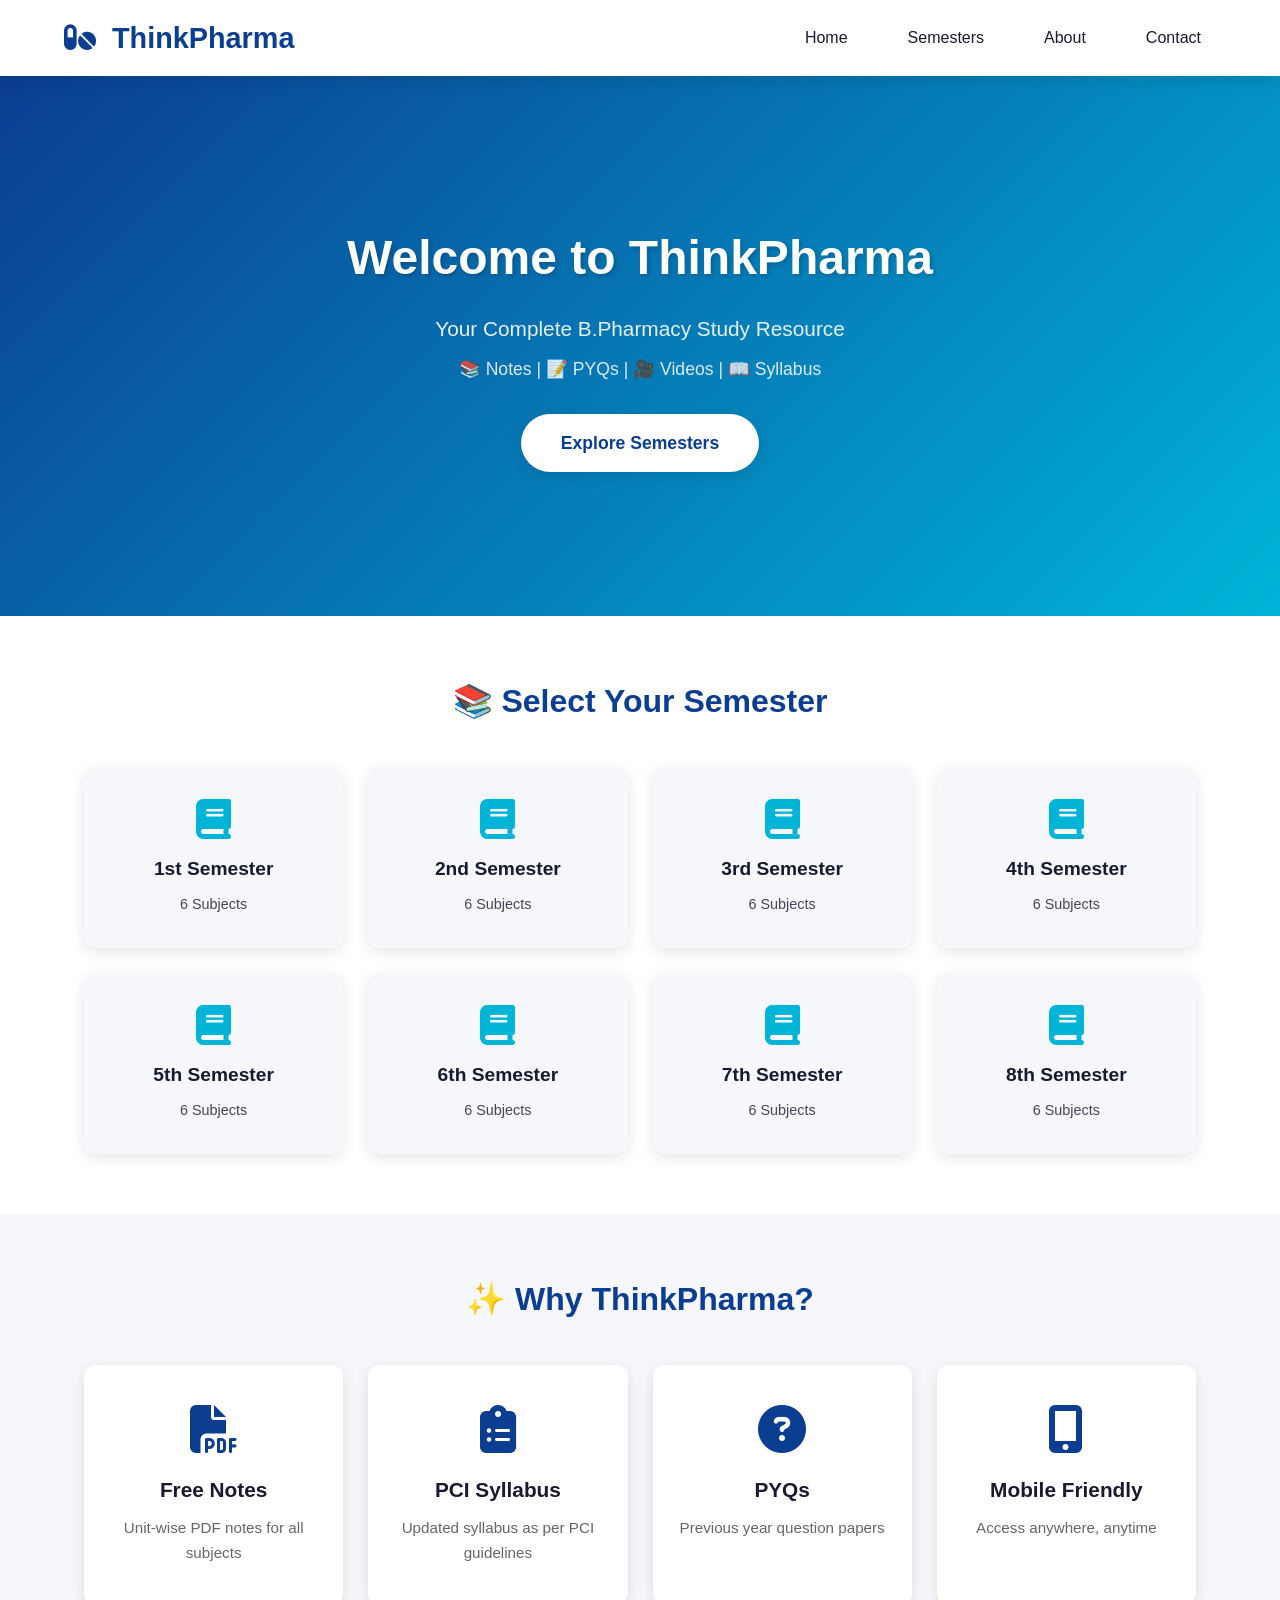
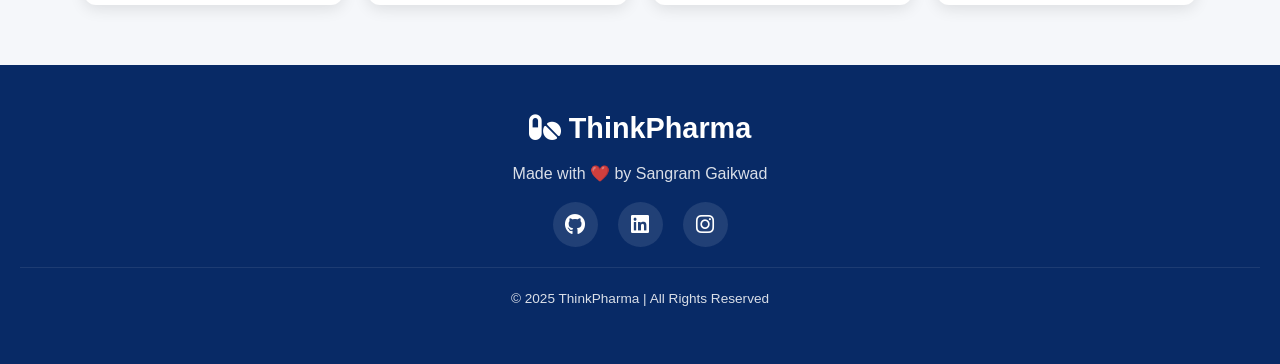
<file: index.html>
<!DOCTYPE html>
<html lang="en">
<head>
    <meta charset="UTF-8">
    <meta name="viewport" content="width=device-width, initial-scale=1.0">
    <title>ThinkPharma - B.Pharmacy Study Hub</title>
    <link rel="stylesheet" href="style.css">
    <link rel="stylesheet" href="https://cdnjs.cloudflare.com/ajax/libs/font-awesome/6.4.0/css/all.min.css">
</head>
<body>

    <!-- Navigation Bar -->
    <nav class="navbar">
        <div class="nav-brand">
            <i class="fas fa-pills"></i> ThinkPharma
        </div>
        <ul class="nav-links">
            <li><a href="index.html" class="active">Home</a></li>
            <li><a href="#semesters">Semesters</a></li>
            <li><a href="#about">About</a></li>
            <li><a href="#contact">Contact</a></li>
        </ul>
        <div class="hamburger">
            <span></span>
            <span></span>
            <span></span>
        </div>
    </nav>

    <!-- Hero Section -->
    <section class="hero">
        <div class="hero-content">
            <h1>Welcome to ThinkPharma</h1>
            <p>Your Complete B.Pharmacy Study Resource</p>
            <h3>📚 Notes | 📝 PYQs | 🎥 Videos | 📖 Syllabus</h3>
            <a href="#semesters" class="btn-primary">Explore Semesters</a>
        </div>
    </section>

    <!-- Semesters Section -->
    <section class="semesters" id="semesters">
        <h2>📚 Select Your Semester</h2>
        <div class="grid">
            <div class="card" onclick="openSemester(1)">
                <i class="fas fa-book"></i>
                <h3>1st Semester</h3>
                <p>6 Subjects</p>
            </div>
            <div class="card" onclick="openSemester(2)">
                <i class="fas fa-book"></i>
                <h3>2nd Semester</h3>
                <p>6 Subjects</p>
            </div>
            <div class="card" onclick="openSemester(3)">
                <i class="fas fa-book"></i>
                <h3>3rd Semester</h3>
                <p>6 Subjects</p>
            </div>
            <div class="card" onclick="openSemester(4)">
                <i class="fas fa-book"></i>
                <h3>4th Semester</h3>
                <p>6 Subjects</p>
            </div>
            <div class="card" onclick="openSemester(5)">
                <i class="fas fa-book"></i>
                <h3>5th Semester</h3>
                <p>6 Subjects</p>
            </div>
            <div class="card" onclick="openSemester(6)">
                <i class="fas fa-book"></i>
                <h3>6th Semester</h3>
                <p>6 Subjects</p>
            </div>
            <div class="card" onclick="openSemester(7)">
                <i class="fas fa-book"></i>
                <h3>7th Semester</h3>
                <p>6 Subjects</p>
            </div>
            <div class="card" onclick="openSemester(8)">
                <i class="fas fa-book"></i>
                <h3>8th Semester</h3>
                <p>6 Subjects</p>
            </div>
        </div>
    </section>

    <!-- Features Section -->
    <section class="features" id="about">
        <h2>✨ Why ThinkPharma?</h2>
        <div class="grid">
            <div class="feature-card">
                <i class="fas fa-file-pdf"></i>
                <h3>Free Notes</h3>
                <p>Unit-wise PDF notes for all subjects</p>
            </div>
            <div class="feature-card">
                <i class="fas fa-clipboard-list"></i>
                <h3>PCI Syllabus</h3>
                <p>Updated syllabus as per PCI guidelines</p>
            </div>
            <div class="feature-card">
                <i class="fas fa-question-circle"></i>
                <h3>PYQs</h3>
                <p>Previous year question papers</p>
            </div>
            <div class="feature-card">
                <i class="fas fa-mobile-alt"></i>
                <h3>Mobile Friendly</h3>
                <p>Access anywhere, anytime</p>
            </div>
        </div>
    </section>

    <!-- Footer -->
    <footer id="contact">
        <div class="footer-content">
            <h3><i class="fas fa-pills"></i> ThinkPharma</h3>
            <p>Made with ❤️ by Sangram Gaikwad</p>
            <div class="social-links">
                <a href="#"><i class="fab fa-github"></i></a>
                <a href="#"><i class="fab fa-linkedin"></i></a>
                <a href="#"><i class="fab fa-instagram"></i></a>
            </div>
            <p class="copyright">© 2025 ThinkPharma | All Rights Reserved</p>
        </div>
    </footer>

    <script src="script.js"></script>
</body>
</html>
</file>
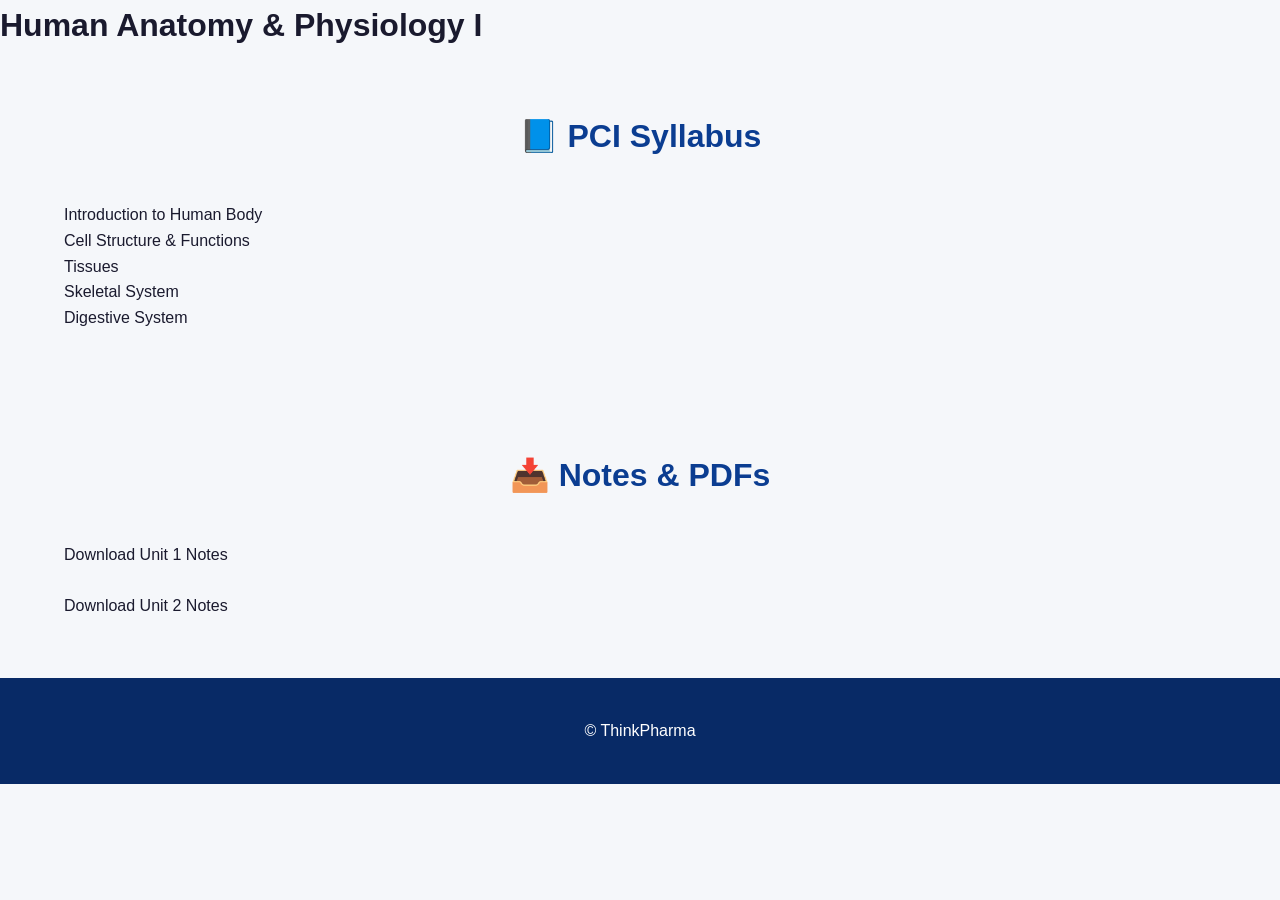
<file: hap.html>
<!DOCTYPE html>
<html>
<head>
    <title>HAP I - ThinkPharma</title>
    <link rel="stylesheet" href="style.css">
</head>
<body>

<header>
    <h1>Human Anatomy & Physiology I</h1>
</header>

<section>
    <h2>📘 PCI Syllabus</h2>
    <ul>
        <li>Introduction to Human Body</li>
        <li>Cell Structure & Functions</li>
        <li>Tissues</li>
        <li>Skeletal System</li>
        <li>Digestive System</li>
    </ul>
</section>

<section>
    <h2>📥 Notes & PDFs</h2>

    <a href="notes/hap_unit1.pdf" target="_blank">Download Unit 1 Notes</a><br><br>
    <a href="notes/hap_unit2.pdf" target="_blank">Download Unit 2 Notes</a>
</section>

<footer>
    <p>© ThinkPharma</p>
</footer>

</body>
</html>
</file>
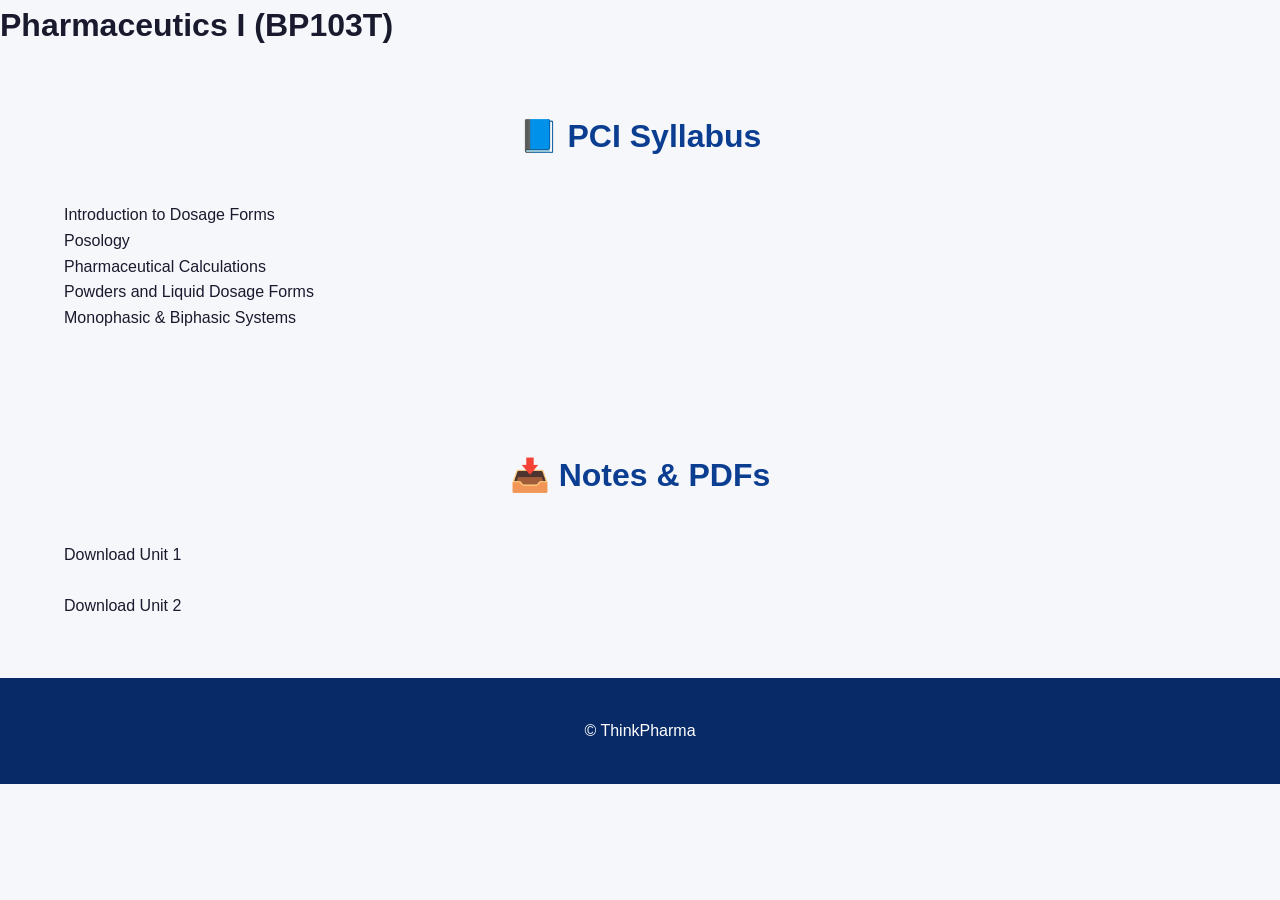
<file: pharmaceutics.html>
<!DOCTYPE html>
<html>
<head>
    <title>Pharmaceutics I - ThinkPharma</title>
    <link rel="stylesheet" href="style.css">
</head>
<body>

<header>
    <h1>Pharmaceutics I (BP103T)</h1>
</header>

<section>
    <h2>📘 PCI Syllabus</h2>
    <ul>
        <li>Introduction to Dosage Forms</li>
        <li>Posology</li>
        <li>Pharmaceutical Calculations</li>
        <li>Powders and Liquid Dosage Forms</li>
        <li>Monophasic & Biphasic Systems</li>
    </ul>
</section>

<section>
    <h2>📥 Notes & PDFs</h2>
    <a href="notes/pharma_unit1.pdf" target="_blank">Download Unit 1</a><br><br>
    <a href="notes/pharma_unit2.pdf" target="_blank">Download Unit 2</a>
</section>

<footer>
    <p>© ThinkPharma</p>
</footer>

</body>
</html>
</file>
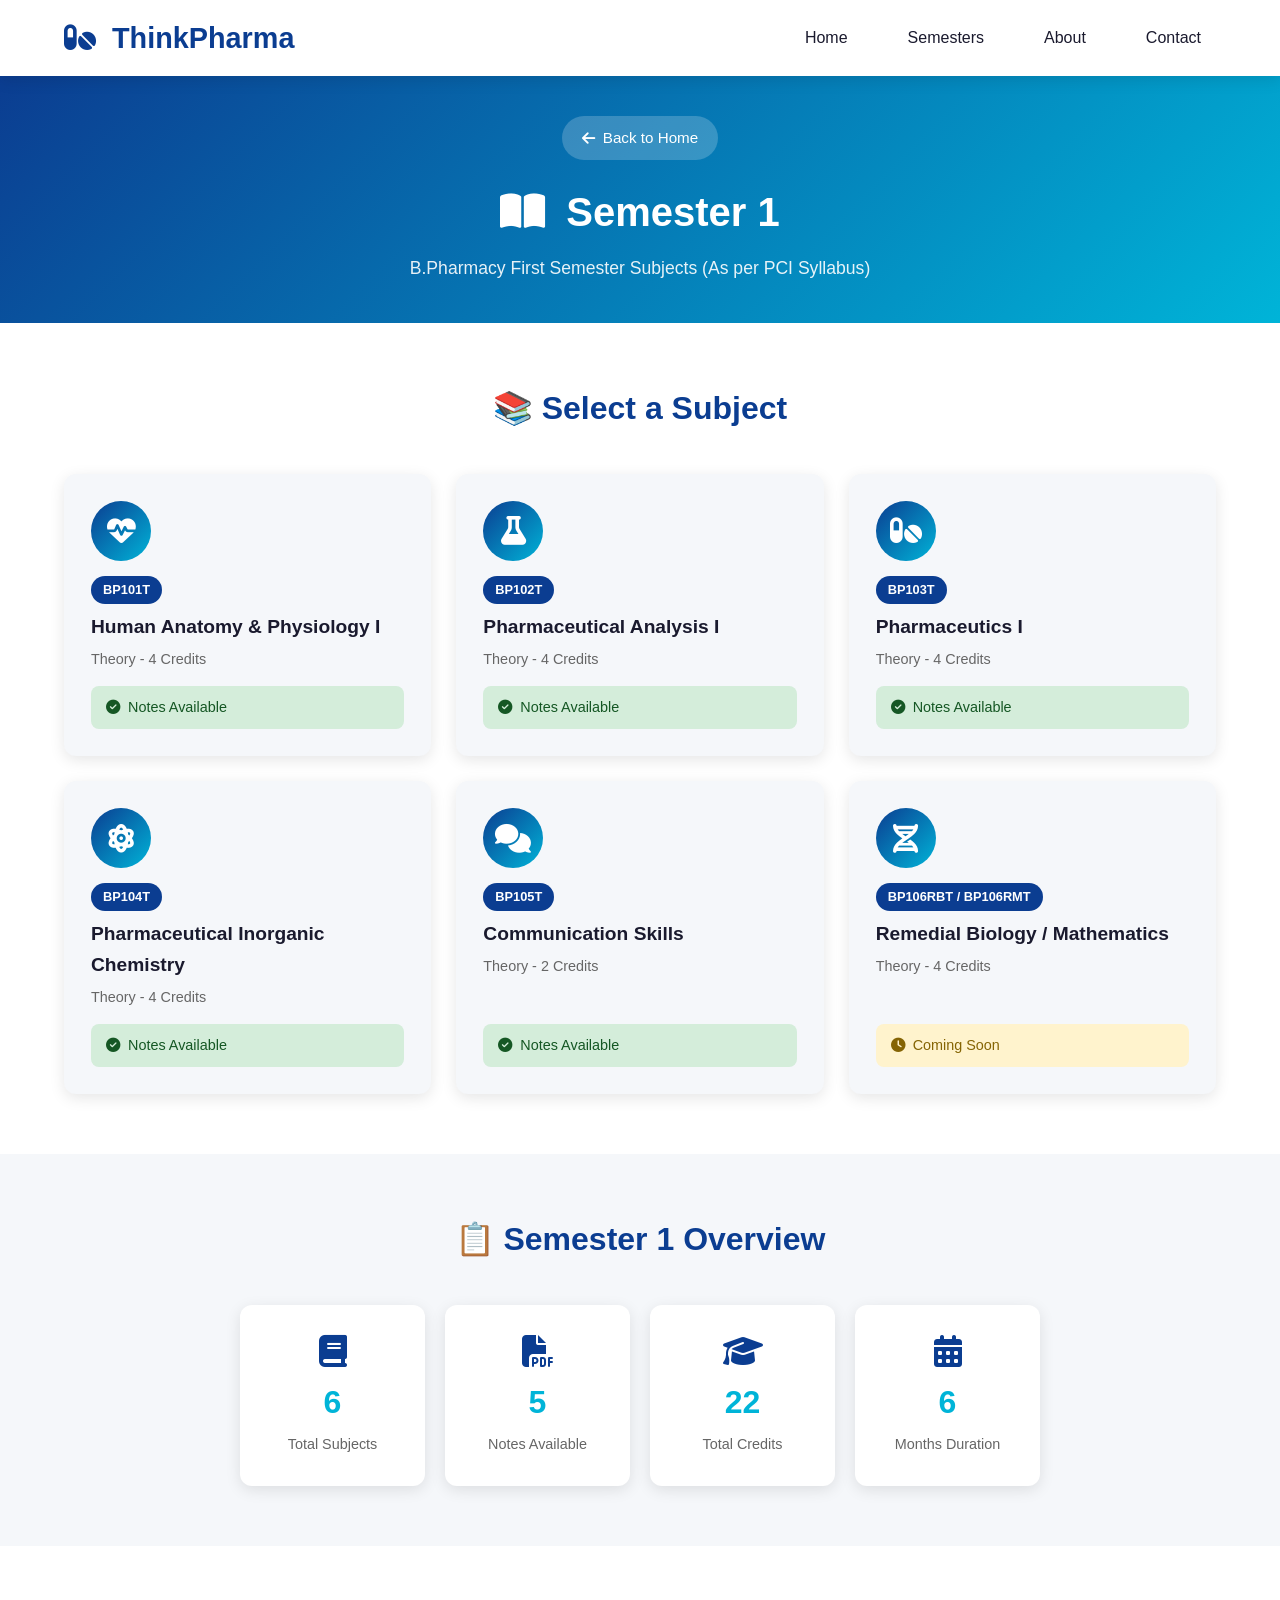
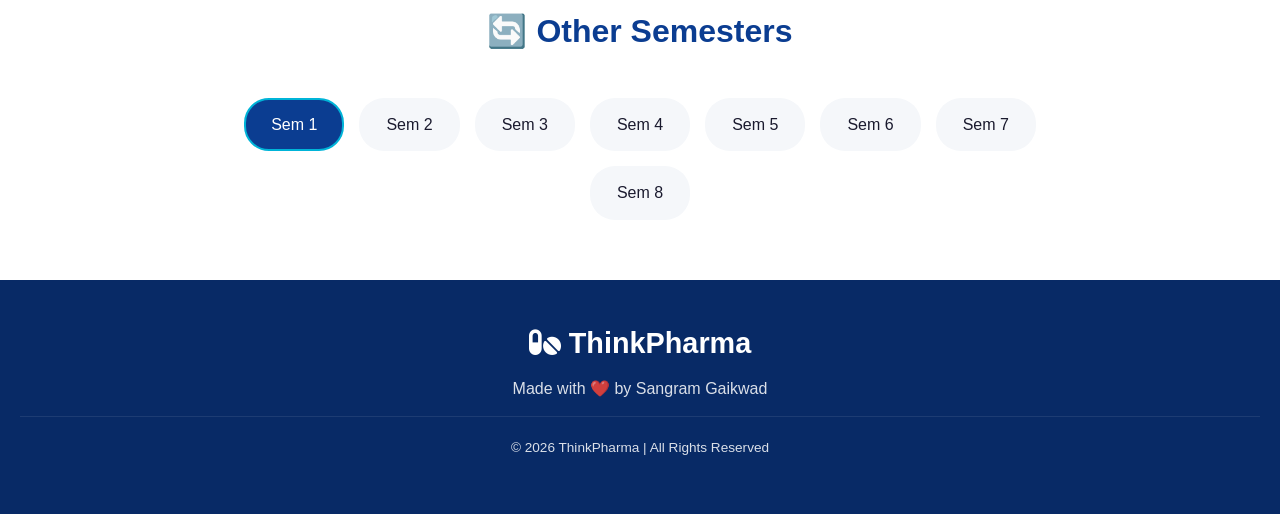
<file: semesters/sem1.html>
<!DOCTYPE html>
<html lang="en">
<head>
    <meta charset="UTF-8">
    <meta name="viewport" content="width=device-width, initial-scale=1.0">
    <title>Semester 1 - ThinkPharma</title>
    <link rel="stylesheet" href="../style.css">
    <link rel="stylesheet" href="https://cdnjs.cloudflare.com/ajax/libs/font-awesome/6.4.0/css/all.min.css">
</head>
<body>

    <!-- Navigation Bar -->
    <nav class="navbar">
        <div class="nav-brand">
            <i class="fas fa-pills"></i> ThinkPharma
        </div>
        <ul class="nav-links">
            <li><a href="../index.html">Home</a></li>
            <li><a href="../index.html#semesters">Semesters</a></li>
            <li><a href="../index.html#about">About</a></li>
            <li><a href="../index.html#contact">Contact</a></li>
        </ul>
        <div class="hamburger">
            <span></span>
            <span></span>
            <span></span>
        </div>
    </nav>

    <!-- Page Header -->
    <section class="page-header">
        <div class="header-content">
            <a href="../index.html" class="back-btn">
                <i class="fas fa-arrow-left"></i> Back to Home
            </a>
            <h1><i class="fas fa-book-open"></i> Semester 1</h1>
            <p>B.Pharmacy First Semester Subjects (As per PCI Syllabus)</p>
        </div>
    </section>

    <!-- Subjects Section -->
    <section class="subjects-section">
        <h2>📚 Select a Subject</h2>
        
        <div class="subjects-grid">
            
            <!-- Subject 1: HAP I -->
            <div class="subject-card" onclick="openSubject(1, 'hap')">
                <div class="subject-icon">
                    <i class="fas fa-heartbeat"></i>
                </div>
                <div class="subject-info">
                    <span class="subject-code">BP101T</span>
                    <h3>Human Anatomy & Physiology I</h3>
                    <p>Theory - 4 Credits</p>
                </div>
                <div class="subject-status available">
                    <i class="fas fa-check-circle"></i> Notes Available
                </div>
            </div>

            <!-- Subject 2: Pharmaceutical Analysis I -->
            <div class="subject-card" onclick="openSubject(1, 'analysis')">
                <div class="subject-icon">
                    <i class="fas fa-flask"></i>
                </div>
                <div class="subject-info">
                    <span class="subject-code">BP102T</span>
                    <h3>Pharmaceutical Analysis I</h3>
                    <p>Theory - 4 Credits</p>
                </div>
                <div class="subject-status available">
                    <i class="fas fa-check-circle"></i> Notes Available
                </div>
            </div>

            <!-- Subject 3: Pharmaceutics I -->
            <div class="subject-card" onclick="openSubject(1, 'pharmaceutics')">
                <div class="subject-icon">
                    <i class="fas fa-pills"></i>
                </div>
                <div class="subject-info">
                    <span class="subject-code">BP103T</span>
                    <h3>Pharmaceutics I</h3>
                    <p>Theory - 4 Credits</p>
                </div>
                <div class="subject-status available">
                    <i class="fas fa-check-circle"></i> Notes Available
                </div>
            </div>

            <!-- Subject 4: Pharmaceutical Inorganic Chemistry -->
            <div class="subject-card" onclick="openSubject(1, 'inorganic')">
                <div class="subject-icon">
                    <i class="fas fa-atom"></i>
                </div>
                <div class="subject-info">
                    <span class="subject-code">BP104T</span>
                    <h3>Pharmaceutical Inorganic Chemistry</h3>
                    <p>Theory - 4 Credits</p>
                </div>
                <div class="subject-status available">
                    <i class="fas fa-check-circle"></i> Notes Available
                </div>
            </div>

            <!-- Subject 5: Communication Skills -->
            <div class="subject-card" onclick="openSubject(1, 'communication')">
                <div class="subject-icon">
                    <i class="fas fa-comments"></i>
                </div>
                <div class="subject-info">
                    <span class="subject-code">BP105T</span>
                    <h3>Communication Skills</h3>
                    <p>Theory - 2 Credits</p>
                </div>
                <div class="subject-status available">
                    <i class="fas fa-check-circle"></i> Notes Available
                </div>
            </div>

            <!-- Subject 6: Remedial Biology / Mathematics -->
            <div class="subject-card" onclick="openSubject(1, 'remedial')">
                <div class="subject-icon">
                    <i class="fas fa-dna"></i>
                </div>
                <div class="subject-info">
                    <span class="subject-code">BP106RBT / BP106RMT</span>
                    <h3>Remedial Biology / Mathematics</h3>
                    <p>Theory - 4 Credits</p>
                </div>
                <div class="subject-status coming-soon">
                    <i class="fas fa-clock"></i> Coming Soon
                </div>
            </div>

        </div>
    </section>

    <!-- Quick Info Section -->
    <section class="quick-info">
        <h2>📋 Semester 1 Overview</h2>
        <div class="info-grid">
            <div class="info-card">
                <i class="fas fa-book"></i>
                <h3>6</h3>
                <p>Total Subjects</p>
            </div>
            <div class="info-card">
                <i class="fas fa-file-pdf"></i>
                <h3>5</h3>
                <p>Notes Available</p>
            </div>
            <div class="info-card">
                <i class="fas fa-graduation-cap"></i>
                <h3>22</h3>
                <p>Total Credits</p>
            </div>
            <div class="info-card">
                <i class="fas fa-calendar-alt"></i>
                <h3>6</h3>
                <p>Months Duration</p>
            </div>
        </div>
    </section>

    <!-- Other Semesters Navigation -->
    <section class="other-semesters">
        <h2>🔄 Other Semesters</h2>
        <div class="semester-nav">
            <a href="sem1.html" class="sem-btn active">Sem 1</a>
            <a href="sem2.html" class="sem-btn">Sem 2</a>
            <a href="sem3.html" class="sem-btn">Sem 3</a>
            <a href="sem4.html" class="sem-btn">Sem 4</a>
            <a href="sem5.html" class="sem-btn">Sem 5</a>
            <a href="sem6.html" class="sem-btn">Sem 6</a>
            <a href="sem7.html" class="sem-btn">Sem 7</a>
            <a href="sem8.html" class="sem-btn">Sem 8</a>
        </div>
    </section>

    <!-- Footer -->
    <footer>
        <div class="footer-content">
            <h3><i class="fas fa-pills"></i> ThinkPharma</h3>
            <p>Made with ❤️ by Sangram Gaikwad</p>
            <p class="copyright">© 2026 ThinkPharma | All Rights Reserved</p>
        </div>
    </footer>

    <script src="../script.js"></script>
</body>
</html>
</file>
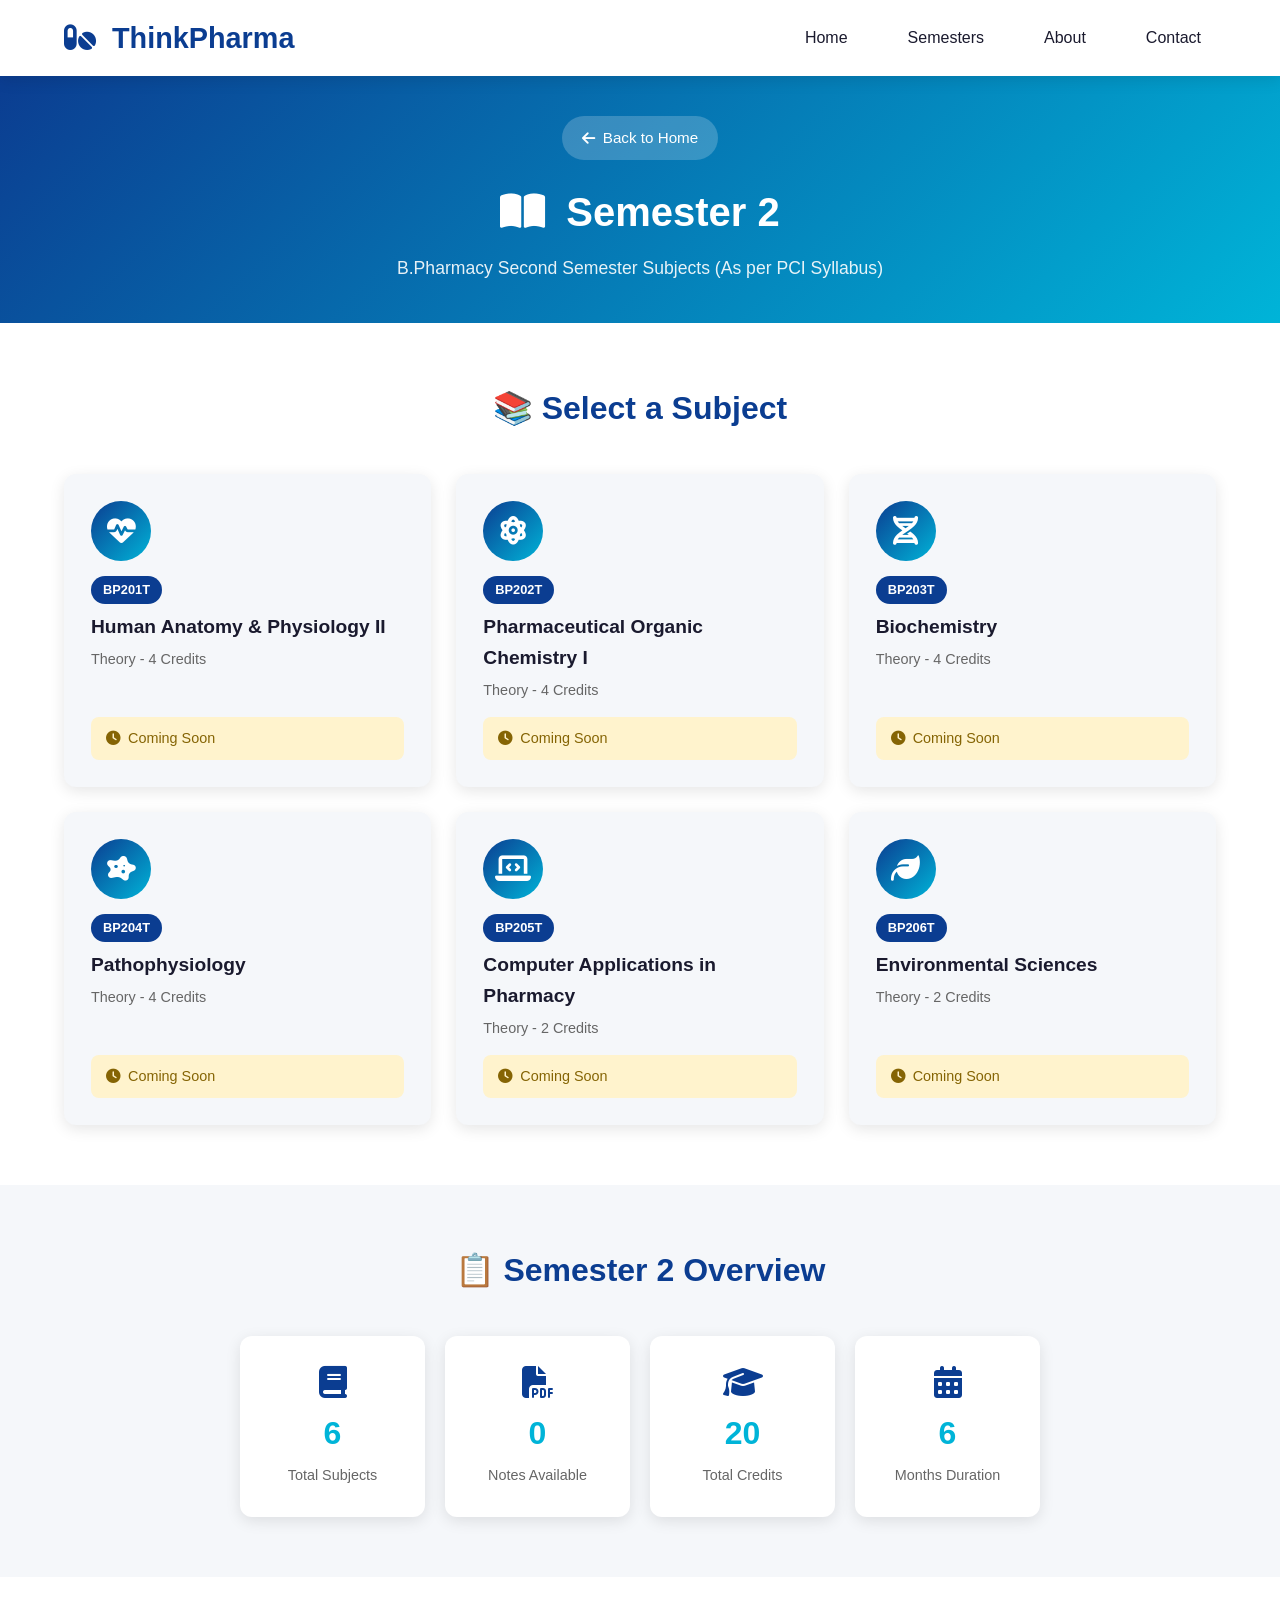
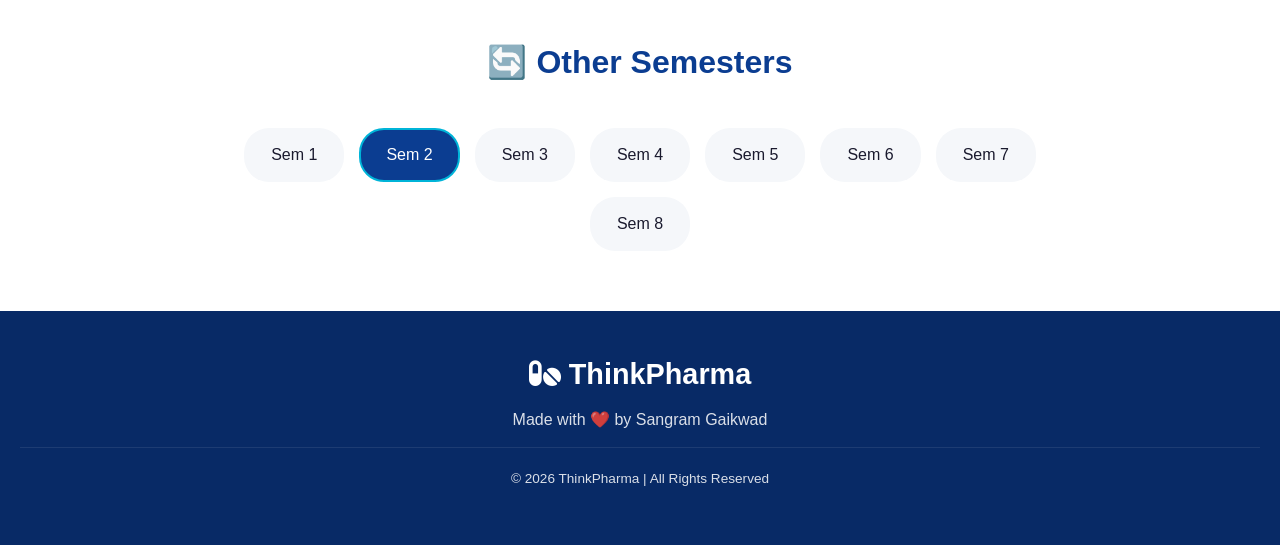
<file: semesters/sem2.html>
<!DOCTYPE html>
<html lang="en">
<head>
    <meta charset="UTF-8">
    <meta name="viewport" content="width=device-width, initial-scale=1.0">
    <title>Semester 2 - ThinkPharma</title>
    <link rel="stylesheet" href="../style.css">
    <link rel="stylesheet" href="https://cdnjs.cloudflare.com/ajax/libs/font-awesome/6.4.0/css/all.min.css">
</head>
<body>

    <!-- Navigation Bar -->
    <nav class="navbar">
        <div class="nav-brand">
            <i class="fas fa-pills"></i> ThinkPharma
        </div>
        <ul class="nav-links">
            <li><a href="../index.html">Home</a></li>
            <li><a href="../index.html#semesters">Semesters</a></li>
            <li><a href="../index.html#about">About</a></li>
            <li><a href="../index.html#contact">Contact</a></li>
        </ul>
        <div class="hamburger">
            <span></span>
            <span></span>
            <span></span>
        </div>
    </nav>

    <!-- Page Header -->
    <section class="page-header">
        <div class="header-content">
            <a href="../index.html" class="back-btn">
                <i class="fas fa-arrow-left"></i> Back to Home
            </a>
            <h1><i class="fas fa-book-open"></i> Semester 2</h1>
            <p>B.Pharmacy Second Semester Subjects (As per PCI Syllabus)</p>
        </div>
    </section>

    <!-- Subjects Section -->
    <section class="subjects-section">
        <h2>📚 Select a Subject</h2>
        
        <div class="subjects-grid">
            
            <!-- Subject 1: HAP II -->
            <div class="subject-card" onclick="openSubject(2, 'hap2')">
                <div class="subject-icon">
                    <i class="fas fa-heartbeat"></i>
                </div>
                <div class="subject-info">
                    <span class="subject-code">BP201T</span>
                    <h3>Human Anatomy & Physiology II</h3>
                    <p>Theory - 4 Credits</p>
                </div>
                <div class="subject-status coming-soon">
                    <i class="fas fa-clock"></i> Coming Soon
                </div>
            </div>

            <!-- Subject 2: Pharmaceutical Organic Chemistry I -->
            <div class="subject-card" onclick="openSubject(2, 'organic1')">
                <div class="subject-icon">
                    <i class="fas fa-atom"></i>
                </div>
                <div class="subject-info">
                    <span class="subject-code">BP202T</span>
                    <h3>Pharmaceutical Organic Chemistry I</h3>
                    <p>Theory - 4 Credits</p>
                </div>
                <div class="subject-status coming-soon">
                    <i class="fas fa-clock"></i> Coming Soon
                </div>
            </div>

            <!-- Subject 3: Biochemistry -->
            <div class="subject-card" onclick="openSubject(2, 'biochemistry')">
                <div class="subject-icon">
                    <i class="fas fa-dna"></i>
                </div>
                <div class="subject-info">
                    <span class="subject-code">BP203T</span>
                    <h3>Biochemistry</h3>
                    <p>Theory - 4 Credits</p>
                </div>
                <div class="subject-status coming-soon">
                    <i class="fas fa-clock"></i> Coming Soon
                </div>
            </div>

            <!-- Subject 4: Pathophysiology -->
            <div class="subject-card" onclick="openSubject(2, 'pathophysiology')">
                <div class="subject-icon">
                    <i class="fas fa-disease"></i>
                </div>
                <div class="subject-info">
                    <span class="subject-code">BP204T</span>
                    <h3>Pathophysiology</h3>
                    <p>Theory - 4 Credits</p>
                </div>
                <div class="subject-status coming-soon">
                    <i class="fas fa-clock"></i> Coming Soon
                </div>
            </div>

            <!-- Subject 5: Computer Applications in Pharmacy -->
            <div class="subject-card" onclick="openSubject(2, 'computer')">
                <div class="subject-icon">
                    <i class="fas fa-laptop-code"></i>
                </div>
                <div class="subject-info">
                    <span class="subject-code">BP205T</span>
                    <h3>Computer Applications in Pharmacy</h3>
                    <p>Theory - 2 Credits</p>
                </div>
                <div class="subject-status coming-soon">
                    <i class="fas fa-clock"></i> Coming Soon
                </div>
            </div>

            <!-- Subject 6: Environmental Sciences -->
            <div class="subject-card" onclick="openSubject(2, 'environmental')">
                <div class="subject-icon">
                    <i class="fas fa-leaf"></i>
                </div>
                <div class="subject-info">
                    <span class="subject-code">BP206T</span>
                    <h3>Environmental Sciences</h3>
                    <p>Theory - 2 Credits</p>
                </div>
                <div class="subject-status coming-soon">
                    <i class="fas fa-clock"></i> Coming Soon
                </div>
            </div>

        </div>
    </section>

    <!-- Quick Info Section -->
    <section class="quick-info">
        <h2>📋 Semester 2 Overview</h2>
        <div class="info-grid">
            <div class="info-card">
                <i class="fas fa-book"></i>
                <h3>6</h3>
                <p>Total Subjects</p>
            </div>
            <div class="info-card">
                <i class="fas fa-file-pdf"></i>
                <h3>0</h3>
                <p>Notes Available</p>
            </div>
            <div class="info-card">
                <i class="fas fa-graduation-cap"></i>
                <h3>20</h3>
                <p>Total Credits</p>
            </div>
            <div class="info-card">
                <i class="fas fa-calendar-alt"></i>
                <h3>6</h3>
                <p>Months Duration</p>
            </div>
        </div>
    </section>

    <!-- Other Semesters Navigation -->
    <section class="other-semesters">
        <h2>🔄 Other Semesters</h2>
        <div class="semester-nav">
            <a href="sem1.html" class="sem-btn">Sem 1</a>
            <a href="sem2.html" class="sem-btn active">Sem 2</a>
            <a href="sem3.html" class="sem-btn">Sem 3</a>
            <a href="sem4.html" class="sem-btn">Sem 4</a>
            <a href="sem5.html" class="sem-btn">Sem 5</a>
            <a href="sem6.html" class="sem-btn">Sem 6</a>
            <a href="sem7.html" class="sem-btn">Sem 7</a>
            <a href="sem8.html" class="sem-btn">Sem 8</a>
        </div>
    </section>

    <!-- Footer -->
    <footer>
        <div class="footer-content">
            <h3><i class="fas fa-pills"></i> ThinkPharma</h3>
            <p>Made with ❤️ by Sangram Gaikwad</p>
            <p class="copyright">© 2026 ThinkPharma | All Rights Reserved</p>
        </div>
    </footer>

    <script src="../script.js"></script>
</body>
</html>
</file>
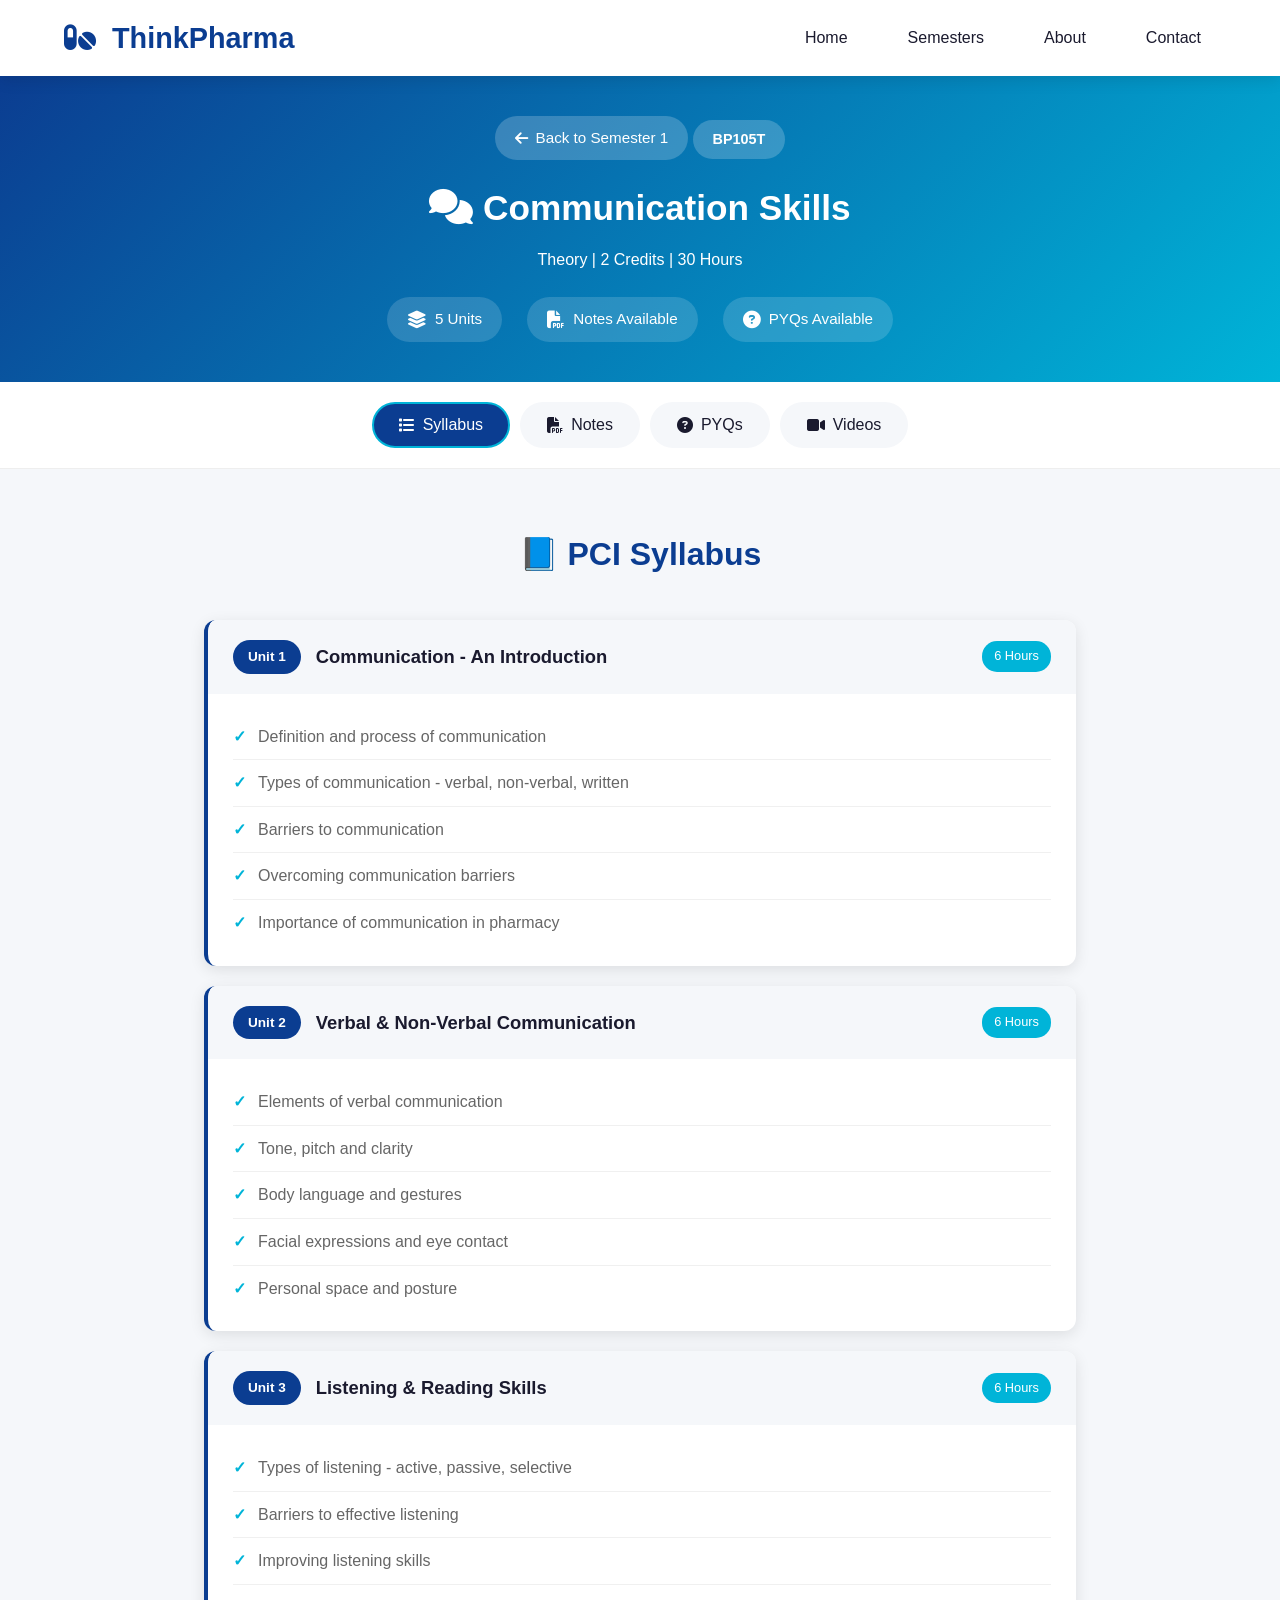
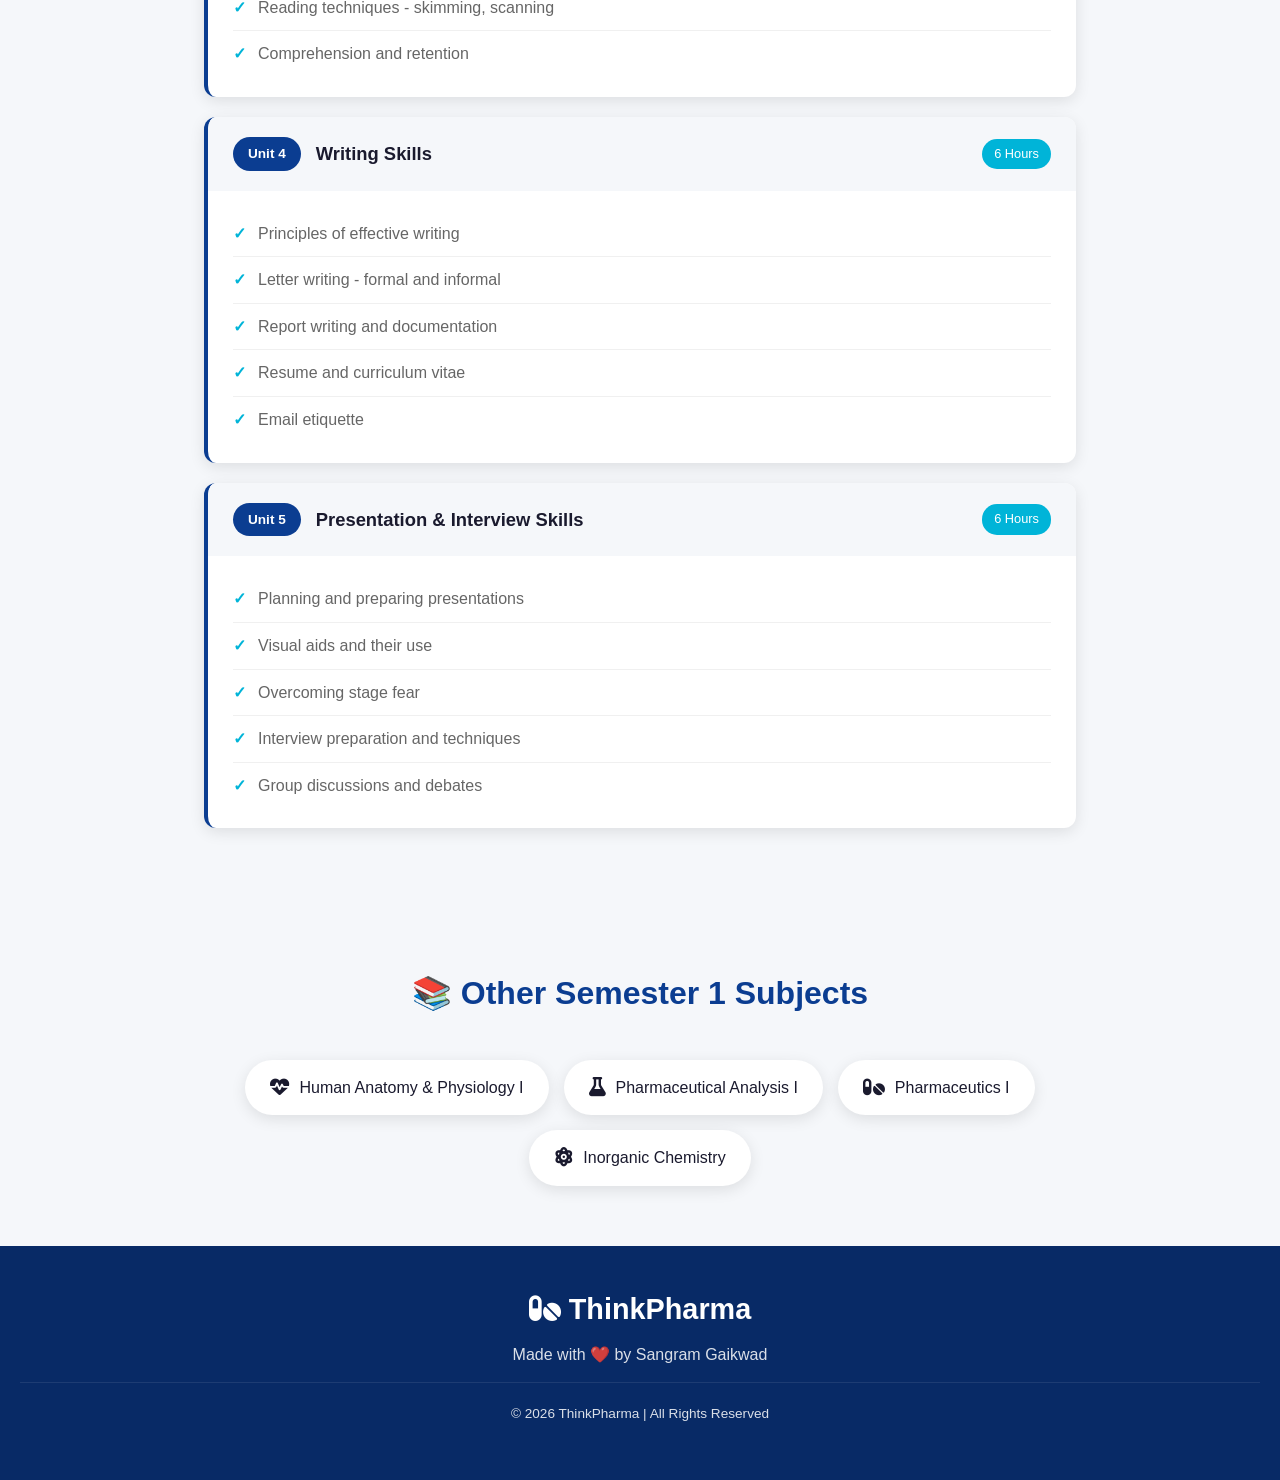
<file: subjects/sem1/communication.html>
<!DOCTYPE html>
<html lang="en">
<head>
    <meta charset="UTF-8">
    <meta name="viewport" content="width=device-width, initial-scale=1.0">
    <title>Communication Skills - ThinkPharma</title>
    <link rel="stylesheet" href="../../style.css">
    <link rel="stylesheet" href="https://cdnjs.cloudflare.com/ajax/libs/font-awesome/6.4.0/css/all.min.css">
</head>
<body>

    <!-- Navigation Bar -->
    <nav class="navbar">
        <div class="nav-brand">
            <i class="fas fa-pills"></i> ThinkPharma
        </div>
        <ul class="nav-links">
            <li><a href="../../index.html">Home</a></li>
            <li><a href="../../index.html#semesters">Semesters</a></li>
            <li><a href="../../index.html#about">About</a></li>
            <li><a href="../../index.html#contact">Contact</a></li>
        </ul>
        <div class="hamburger">
            <span></span>
            <span></span>
            <span></span>
        </div>
    </nav>

    <!-- Subject Header -->
    <section class="subject-header">
        <div class="header-content">
            <a href="../../semesters/sem1.html" class="back-btn">
                <i class="fas fa-arrow-left"></i> Back to Semester 1
            </a>
            <span class="subject-badge">BP105T</span>
            <h1><i class="fas fa-comments"></i> Communication Skills</h1>
            <p>Theory | 2 Credits | 30 Hours</p>
            
            <div class="subject-meta">
                <div class="meta-item">
                    <i class="fas fa-layer-group"></i>
                    <span>5 Units</span>
                </div>
                <div class="meta-item">
                    <i class="fas fa-file-pdf"></i>
                    <span>Notes Available</span>
                </div>
                <div class="meta-item">
                    <i class="fas fa-question-circle"></i>
                    <span>PYQs Available</span>
                </div>
            </div>
        </div>
    </section>

    <!-- Quick Navigation Tabs -->
    <section class="tabs-section">
        <div class="tabs">
            <button class="tab-btn active" onclick="showTab('syllabus')">
                <i class="fas fa-list"></i> Syllabus
            </button>
            <button class="tab-btn" onclick="showTab('notes')">
                <i class="fas fa-file-pdf"></i> Notes
            </button>
            <button class="tab-btn" onclick="showTab('pyqs')">
                <i class="fas fa-question-circle"></i> PYQs
            </button>
            <button class="tab-btn" onclick="showTab('videos')">
                <i class="fas fa-video"></i> Videos
            </button>
        </div>
    </section>

    <!-- Tab Content: Syllabus -->
    <section class="tab-content" id="syllabus">
        <h2>📘 PCI Syllabus</h2>
        
        <!-- Unit 1 -->
        <div class="unit-card">
            <div class="unit-header">
                <span class="unit-number">Unit 1</span>
                <h3>Communication - An Introduction</h3>
                <span class="hours">6 Hours</span>
            </div>
            <div class="unit-content">
                <ul>
                    <li>Definition and process of communication</li>
                    <li>Types of communication - verbal, non-verbal, written</li>
                    <li>Barriers to communication</li>
                    <li>Overcoming communication barriers</li>
                    <li>Importance of communication in pharmacy</li>
                </ul>
            </div>
        </div>

        <!-- Unit 2 -->
        <div class="unit-card">
            <div class="unit-header">
                <span class="unit-number">Unit 2</span>
                <h3>Verbal & Non-Verbal Communication</h3>
                <span class="hours">6 Hours</span>
            </div>
            <div class="unit-content">
                <ul>
                    <li>Elements of verbal communication</li>
                    <li>Tone, pitch and clarity</li>
                    <li>Body language and gestures</li>
                    <li>Facial expressions and eye contact</li>
                    <li>Personal space and posture</li>
                </ul>
            </div>
        </div>

        <!-- Unit 3 -->
        <div class="unit-card">
            <div class="unit-header">
                <span class="unit-number">Unit 3</span>
                <h3>Listening & Reading Skills</h3>
                <span class="hours">6 Hours</span>
            </div>
            <div class="unit-content">
                <ul>
                    <li>Types of listening - active, passive, selective</li>
                    <li>Barriers to effective listening</li>
                    <li>Improving listening skills</li>
                    <li>Reading techniques - skimming, scanning</li>
                    <li>Comprehension and retention</li>
                </ul>
            </div>
        </div>

        <!-- Unit 4 -->
        <div class="unit-card">
            <div class="unit-header">
                <span class="unit-number">Unit 4</span>
                <h3>Writing Skills</h3>
                <span class="hours">6 Hours</span>
            </div>
            <div class="unit-content">
                <ul>
                    <li>Principles of effective writing</li>
                    <li>Letter writing - formal and informal</li>
                    <li>Report writing and documentation</li>
                    <li>Resume and curriculum vitae</li>
                    <li>Email etiquette</li>
                </ul>
            </div>
        </div>

        <!-- Unit 5 -->
        <div class="unit-card">
            <div class="unit-header">
                <span class="unit-number">Unit 5</span>
                <h3>Presentation & Interview Skills</h3>
                <span class="hours">6 Hours</span>
            </div>
            <div class="unit-content">
                <ul>
                    <li>Planning and preparing presentations</li>
                    <li>Visual aids and their use</li>
                    <li>Overcoming stage fear</li>
                    <li>Interview preparation and techniques</li>
                    <li>Group discussions and debates</li>
                </ul>
            </div>
        </div>
    </section>

    <!-- Tab Content: Notes -->
    <section class="tab-content hidden" id="notes">
        <h2>📥 Download Notes</h2>
        
        <div class="notes-grid">
            
            <div class="note-card">
                <div class="note-icon">
                    <i class="fas fa-file-pdf"></i>
                </div>
                <div class="note-info">
                    <h3>Unit 1 Notes</h3>
                    <p>Communication - An Introduction</p>
                    <span class="file-size">PDF • 1.5 MB</span>
                </div>
                <a href="../../notes/sem1/communication_unit1.pdf" target="_blank" class="download-btn">
                    <i class="fas fa-download"></i> Download
                </a>
            </div>

            <div class="note-card">
                <div class="note-icon">
                    <i class="fas fa-file-pdf"></i>
                </div>
                <div class="note-info">
                    <h3>Unit 2 Notes</h3>
                    <p>Verbal & Non-Verbal Communication</p>
                    <span class="file-size">PDF • 1.8 MB</span>
                </div>
                <a href="../../notes/sem1/communication_unit2.pdf" target="_blank" class="download-btn">
                    <i class="fas fa-download"></i> Download
                </a>
            </div>

            <div class="note-card">
                <div class="note-icon">
                    <i class="fas fa-file-pdf"></i>
                </div>
                <div class="note-info">
                    <h3>Unit 3 Notes</h3>
                    <p>Listening & Reading Skills</p>
                    <span class="file-size">PDF • 1.6 MB</span>
                </div>
                <a href="../../notes/sem1/communication_unit3.pdf" target="_blank" class="download-btn coming-soon-btn">
                    <i class="fas fa-clock"></i> Coming Soon
                </a>
            </div>

            <div class="note-card">
                <div class="note-icon">
                    <i class="fas fa-file-pdf"></i>
                </div>
                <div class="note-info">
                    <h3>Unit 4 Notes</h3>
                    <p>Writing Skills</p>
                    <span class="file-size">PDF • 2.0 MB</span>
                </div>
                <a href="../../notes/sem1/communication_unit4.pdf" target="_blank" class="download-btn coming-soon-btn">
                    <i class="fas fa-clock"></i> Coming Soon
                </a>
            </div>

            <div class="note-card">
                <div class="note-icon">
                    <i class="fas fa-file-pdf"></i>
                </div>
                <div class="note-info">
                    <h3>Unit 5 Notes</h3>
                    <p>Presentation & Interview Skills</p>
                    <span class="file-size">PDF • 1.9 MB</span>
                </div>
                <a href="../../notes/sem1/communication_unit5.pdf" target="_blank" class="download-btn coming-soon-btn">
                    <i class="fas fa-clock"></i> Coming Soon
                </a>
            </div>

            <div class="note-card highlight">
                <div class="note-icon">
                    <i class="fas fa-book"></i>
                </div>
                <div class="note-info">
                    <h3>Complete Notes</h3>
                    <p>All 5 Units Combined</p>
                    <span class="file-size">PDF • 8 MB</span>
                </div>
                <a href="../../notes/sem1/communication_complete.pdf" target="_blank" class="download-btn coming-soon-btn">
                    <i class="fas fa-clock"></i> Coming Soon
                </a>
            </div>

        </div>
    </section>

    <!-- Tab Content: PYQs -->
    <section class="tab-content hidden" id="pyqs">
        <h2>📝 Previous Year Questions</h2>
        
        <div class="pyq-grid">
            
            <div class="pyq-card">
                <div class="pyq-year">2024</div>
                <div class="pyq-info">
                    <h3>Communication Skills - 2024</h3>
                    <p>Annual Examination</p>
                </div>
                <a href="#" class="download-btn coming-soon-btn">
                    <i class="fas fa-clock"></i> Coming Soon
                </a>
            </div>

            <div class="pyq-card">
                <div class="pyq-year">2023</div>
                <div class="pyq-info">
                    <h3>Communication Skills - 2023</h3>
                    <p>Annual Examination</p>
                </div>
                <a href="#" class="download-btn coming-soon-btn">
                    <i class="fas fa-clock"></i> Coming Soon
                </a>
            </div>

            <div class="pyq-card">
                <div class="pyq-year">2022</div>
                <div class="pyq-info">
                    <h3>Communication Skills - 2022</h3>
                    <p>Annual Examination</p>
                </div>
                <a href="#" class="download-btn coming-soon-btn">
                    <i class="fas fa-clock"></i> Coming Soon
                </a>
            </div>

        </div>
    </section>

    <!-- Tab Content: Videos -->
    <section class="tab-content hidden" id="videos">
        <h2>🎥 Video Lectures</h2>
        
        <div class="video-notice">
            <i class="fas fa-video"></i>
            <h3>Video Lectures Coming Soon!</h3>
            <p>We are working on adding video lectures for this subject. Stay tuned!</p>
        </div>
    </section>

    <!-- Related Subjects -->
    <section class="related-subjects">
        <h2>📚 Other Semester 1 Subjects</h2>
        <div class="related-grid">
            <a href="hap.html" class="related-card">
                <i class="fas fa-heartbeat"></i>
                <span>Human Anatomy & Physiology I</span>
            </a>
            <a href="analysis.html" class="related-card">
                <i class="fas fa-flask"></i>
                <span>Pharmaceutical Analysis I</span>
            </a>
            <a href="pharmaceutics.html" class="related-card">
                <i class="fas fa-pills"></i>
                <span>Pharmaceutics I</span>
            </a>
            <a href="inorganic.html" class="related-card">
                <i class="fas fa-atom"></i>
                <span>Inorganic Chemistry</span>
            </a>
        </div>
    </section>

    <!-- Footer -->
    <footer>
        <div class="footer-content">
            <h3><i class="fas fa-pills"></i> ThinkPharma</h3>
            <p>Made with ❤️ by Sangram Gaikwad</p>
            <p class="copyright">© 2026 ThinkPharma | All Rights Reserved</p>
        </div>
    </footer>

    <script src="../../script.js"></script>
</body>
</html>
</file>
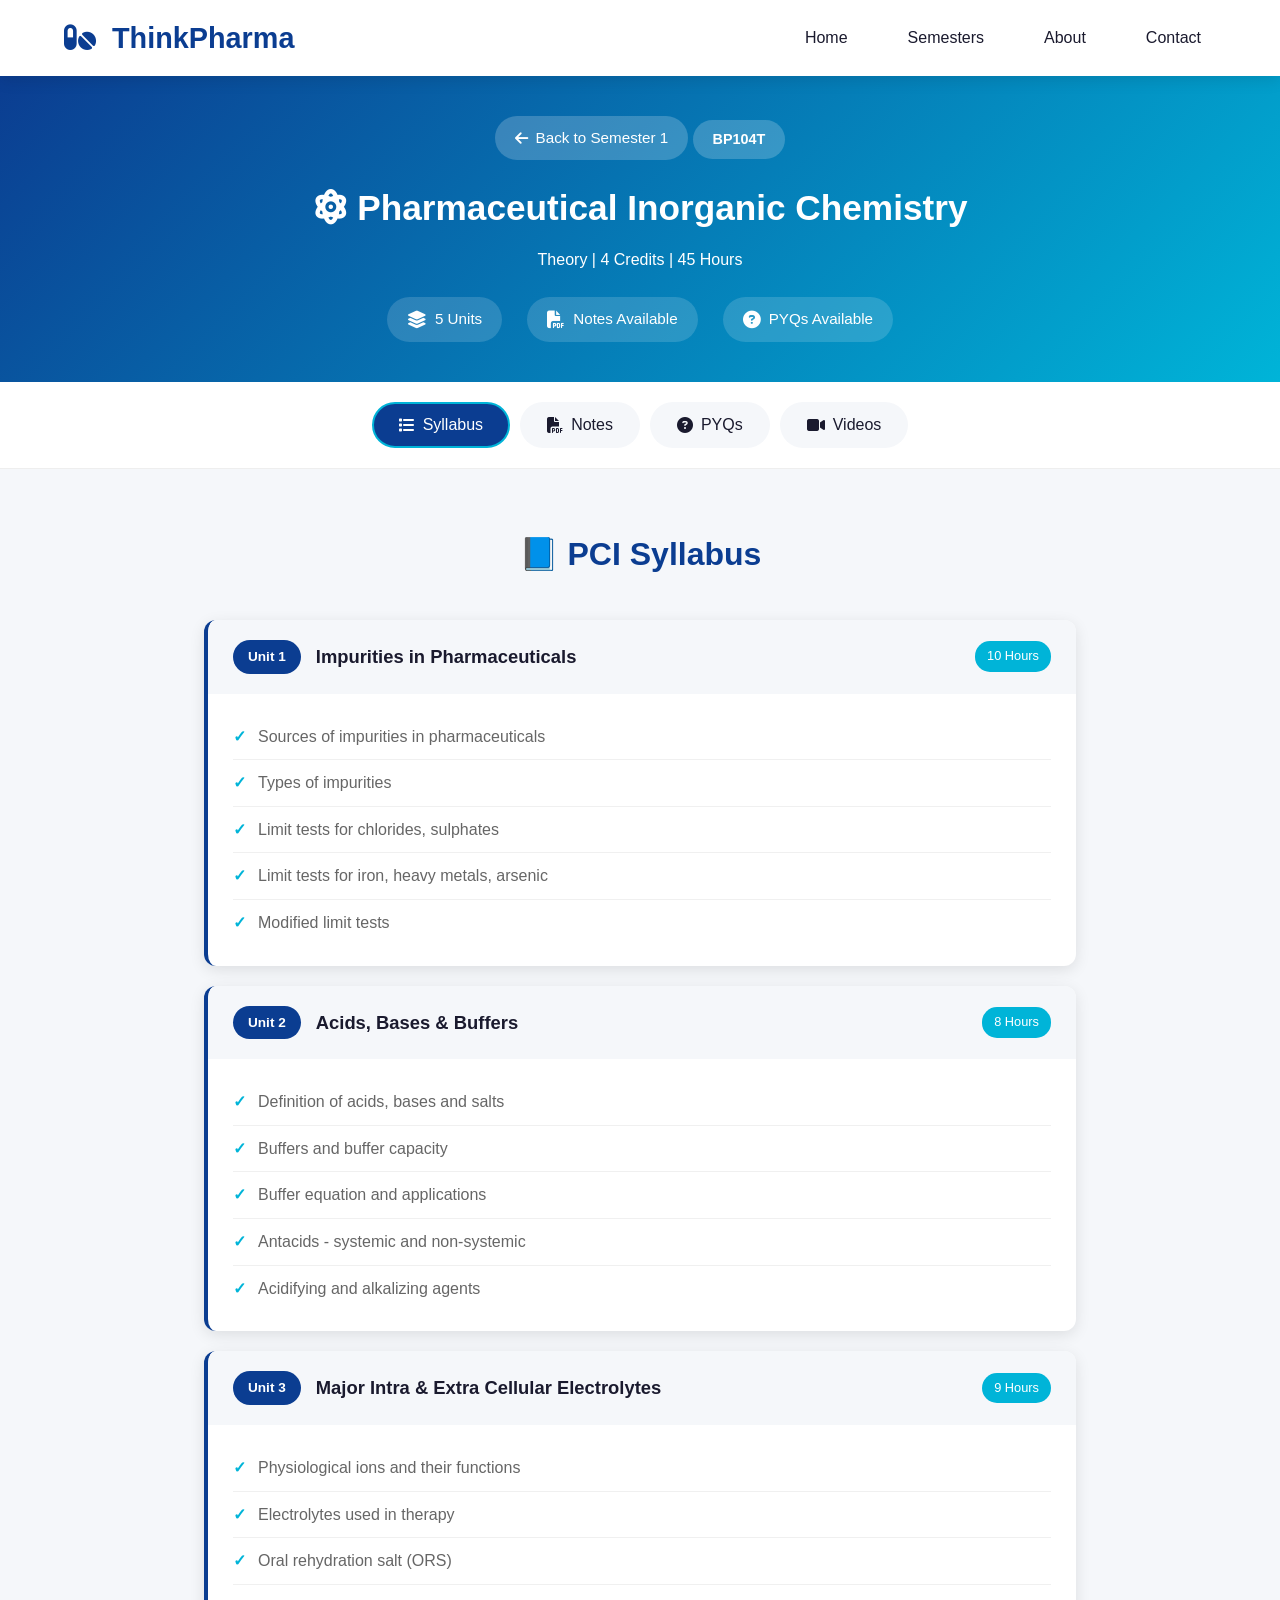
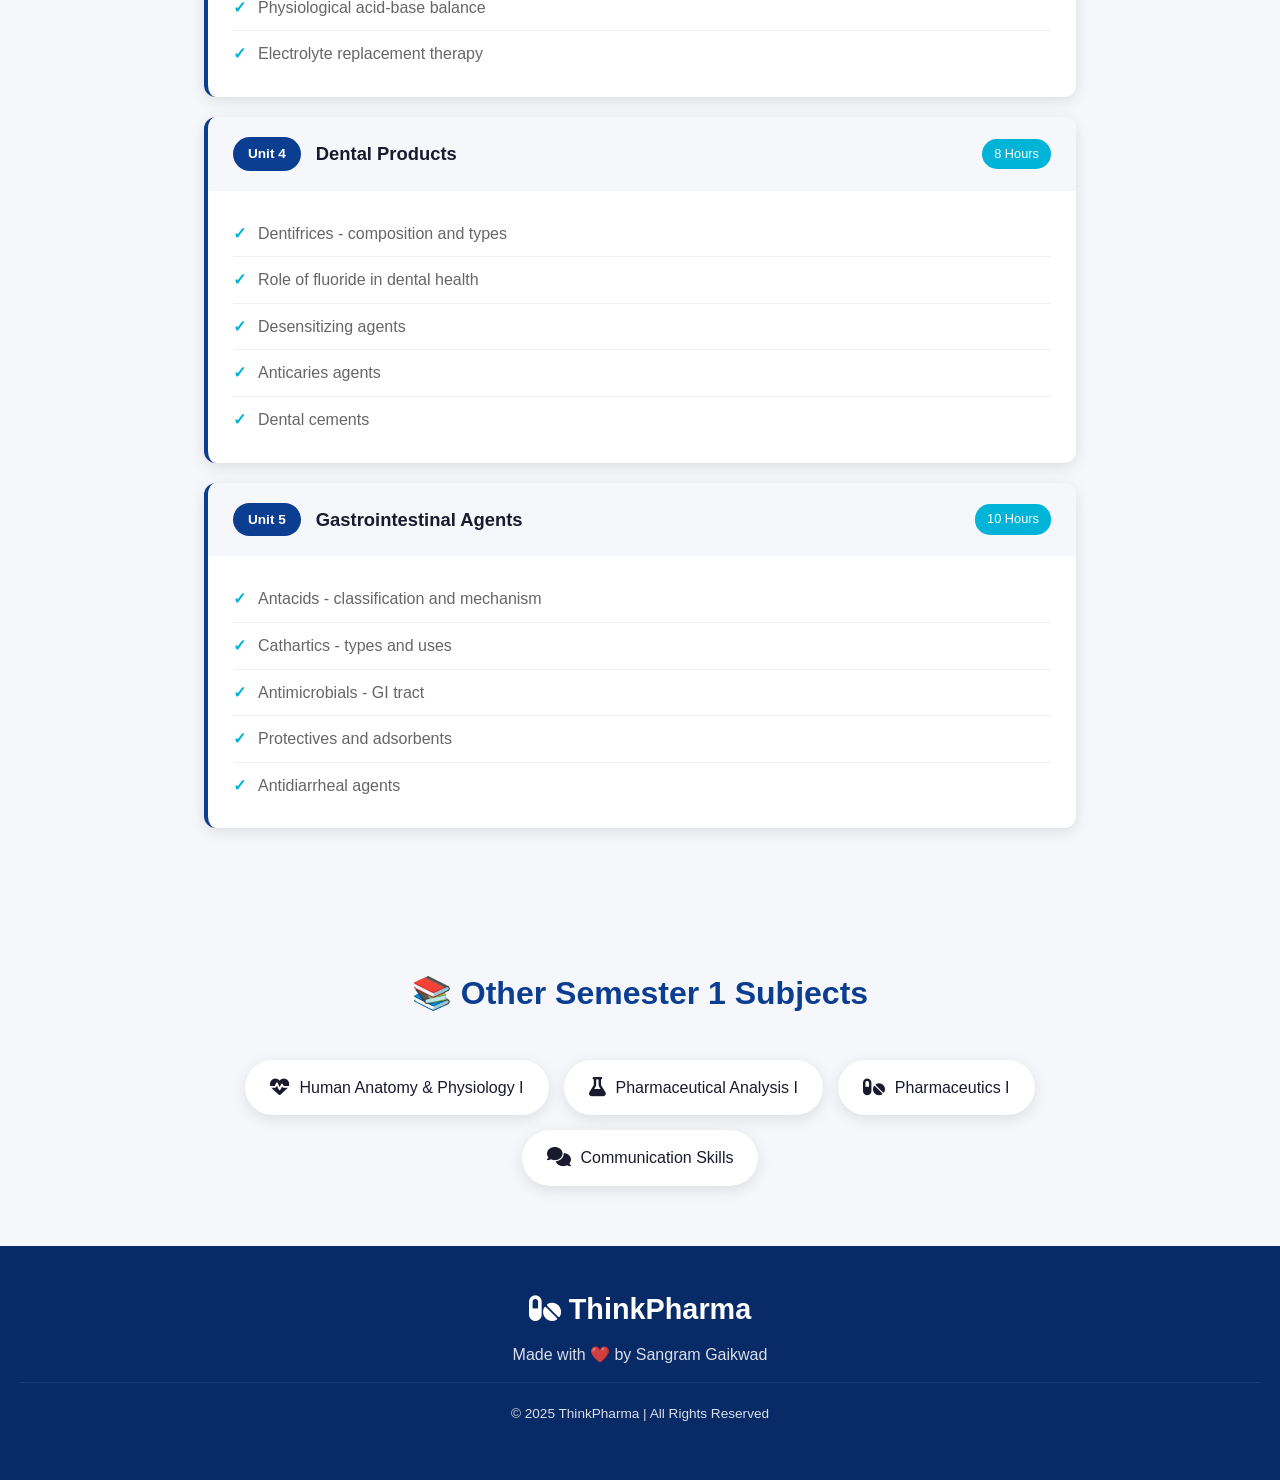
<file: subjects/sem1/inorganic.html>
<!DOCTYPE html>
<html lang="en">
<head>
    <meta charset="UTF-8">
    <meta name="viewport" content="width=device-width, initial-scale=1.0">
    <title>Pharmaceutical Inorganic Chemistry - ThinkPharma</title>
    <link rel="stylesheet" href="../../style.css">
    <link rel="stylesheet" href="https://cdnjs.cloudflare.com/ajax/libs/font-awesome/6.4.0/css/all.min.css">
</head>
<body>

    <!-- Navigation Bar -->
    <nav class="navbar">
        <div class="nav-brand">
            <i class="fas fa-pills"></i> ThinkPharma
        </div>
        <ul class="nav-links">
            <li><a href="../../index.html">Home</a></li>
            <li><a href="../../index.html#semesters">Semesters</a></li>
            <li><a href="../../index.html#about">About</a></li>
            <li><a href="../../index.html#contact">Contact</a></li>
        </ul>
        <div class="hamburger">
            <span></span>
            <span></span>
            <span></span>
        </div>
    </nav>

    <!-- Subject Header -->
    <section class="subject-header">
        <div class="header-content">
            <a href="../../semesters/sem1.html" class="back-btn">
                <i class="fas fa-arrow-left"></i> Back to Semester 1
            </a>
            <span class="subject-badge">BP104T</span>
            <h1><i class="fas fa-atom"></i> Pharmaceutical Inorganic Chemistry</h1>
            <p>Theory | 4 Credits | 45 Hours</p>
            
            <div class="subject-meta">
                <div class="meta-item">
                    <i class="fas fa-layer-group"></i>
                    <span>5 Units</span>
                </div>
                <div class="meta-item">
                    <i class="fas fa-file-pdf"></i>
                    <span>Notes Available</span>
                </div>
                <div class="meta-item">
                    <i class="fas fa-question-circle"></i>
                    <span>PYQs Available</span>
                </div>
            </div>
        </div>
    </section>

    <!-- Quick Navigation Tabs -->
    <section class="tabs-section">
        <div class="tabs">
            <button class="tab-btn active" onclick="showTab('syllabus')">
                <i class="fas fa-list"></i> Syllabus
            </button>
            <button class="tab-btn" onclick="showTab('notes')">
                <i class="fas fa-file-pdf"></i> Notes
            </button>
            <button class="tab-btn" onclick="showTab('pyqs')">
                <i class="fas fa-question-circle"></i> PYQs
            </button>
            <button class="tab-btn" onclick="showTab('videos')">
                <i class="fas fa-video"></i> Videos
            </button>
        </div>
    </section>

    <!-- Tab Content: Syllabus -->
    <section class="tab-content" id="syllabus">
        <h2>📘 PCI Syllabus</h2>
        
        <!-- Unit 1 -->
        <div class="unit-card">
            <div class="unit-header">
                <span class="unit-number">Unit 1</span>
                <h3>Impurities in Pharmaceuticals</h3>
                <span class="hours">10 Hours</span>
            </div>
            <div class="unit-content">
                <ul>
                    <li>Sources of impurities in pharmaceuticals</li>
                    <li>Types of impurities</li>
                    <li>Limit tests for chlorides, sulphates</li>
                    <li>Limit tests for iron, heavy metals, arsenic</li>
                    <li>Modified limit tests</li>
                </ul>
            </div>
        </div>

        <!-- Unit 2 -->
        <div class="unit-card">
            <div class="unit-header">
                <span class="unit-number">Unit 2</span>
                <h3>Acids, Bases & Buffers</h3>
                <span class="hours">8 Hours</span>
            </div>
            <div class="unit-content">
                <ul>
                    <li>Definition of acids, bases and salts</li>
                    <li>Buffers and buffer capacity</li>
                    <li>Buffer equation and applications</li>
                    <li>Antacids - systemic and non-systemic</li>
                    <li>Acidifying and alkalizing agents</li>
                </ul>
            </div>
        </div>

        <!-- Unit 3 -->
        <div class="unit-card">
            <div class="unit-header">
                <span class="unit-number">Unit 3</span>
                <h3>Major Intra & Extra Cellular Electrolytes</h3>
                <span class="hours">9 Hours</span>
            </div>
            <div class="unit-content">
                <ul>
                    <li>Physiological ions and their functions</li>
                    <li>Electrolytes used in therapy</li>
                    <li>Oral rehydration salt (ORS)</li>
                    <li>Physiological acid-base balance</li>
                    <li>Electrolyte replacement therapy</li>
                </ul>
            </div>
        </div>

        <!-- Unit 4 -->
        <div class="unit-card">
            <div class="unit-header">
                <span class="unit-number">Unit 4</span>
                <h3>Dental Products</h3>
                <span class="hours">8 Hours</span>
            </div>
            <div class="unit-content">
                <ul>
                    <li>Dentifrices - composition and types</li>
                    <li>Role of fluoride in dental health</li>
                    <li>Desensitizing agents</li>
                    <li>Anticaries agents</li>
                    <li>Dental cements</li>
                </ul>
            </div>
        </div>

        <!-- Unit 5 -->
        <div class="unit-card">
            <div class="unit-header">
                <span class="unit-number">Unit 5</span>
                <h3>Gastrointestinal Agents</h3>
                <span class="hours">10 Hours</span>
            </div>
            <div class="unit-content">
                <ul>
                    <li>Antacids - classification and mechanism</li>
                    <li>Cathartics - types and uses</li>
                    <li>Antimicrobials - GI tract</li>
                    <li>Protectives and adsorbents</li>
                    <li>Antidiarrheal agents</li>
                </ul>
            </div>
        </div>
    </section>

    <!-- Tab Content: Notes -->
    <section class="tab-content hidden" id="notes">
        <h2>📥 Download Notes</h2>
        
        <div class="notes-grid">
            
            <div class="note-card">
                <div class="note-icon">
                    <i class="fas fa-file-pdf"></i>
                </div>
                <div class="note-info">
                    <h3>Unit 1 Notes</h3>
                    <p>Impurities in Pharmaceuticals</p>
                    <span class="file-size">PDF • 2.8 MB</span>
                </div>
                <a href="../../notes/sem1/inorganic_unit1.pdf" target="_blank" class="download-btn">
                    <i class="fas fa-download"></i> Download
                </a>
            </div>

            <div class="note-card">
                <div class="note-icon">
                    <i class="fas fa-file-pdf"></i>
                </div>
                <div class="note-info">
                    <h3>Unit 2 Notes</h3>
                    <p>Acids, Bases & Buffers</p>
                    <span class="file-size">PDF • 2.4 MB</span>
                </div>
                <a href="../../notes/sem1/inorganic_unit2.pdf" target="_blank" class="download-btn">
                    <i class="fas fa-download"></i> Download
                </a>
            </div>

            <div class="note-card">
                <div class="note-icon">
                    <i class="fas fa-file-pdf"></i>
                </div>
                <div class="note-info">
                    <h3>Unit 3 Notes</h3>
                    <p>Electrolytes</p>
                    <span class="file-size">PDF • 2.6 MB</span>
                </div>
                <a href="../../notes/sem1/inorganic_unit3.pdf" target="_blank" class="download-btn coming-soon-btn">
                    <i class="fas fa-clock"></i> Coming Soon
                </a>
            </div>

            <div class="note-card">
                <div class="note-icon">
                    <i class="fas fa-file-pdf"></i>
                </div>
                <div class="note-info">
                    <h3>Unit 4 Notes</h3>
                    <p>Dental Products</p>
                    <span class="file-size">PDF • 2.2 MB</span>
                </div>
                <a href="../../notes/sem1/inorganic_unit4.pdf" target="_blank" class="download-btn coming-soon-btn">
                    <i class="fas fa-clock"></i> Coming Soon
                </a>
            </div>

            <div class="note-card">
                <div class="note-icon">
                    <i class="fas fa-file-pdf"></i>
                </div>
                <div class="note-info">
                    <h3>Unit 5 Notes</h3>
                    <p>GI Agents</p>
                    <span class="file-size">PDF • 3.0 MB</span>
                </div>
                <a href="../../notes/sem1/inorganic_unit5.pdf" target="_blank" class="download-btn coming-soon-btn">
                    <i class="fas fa-clock"></i> Coming Soon
                </a>
            </div>

            <div class="note-card highlight">
                <div class="note-icon">
                    <i class="fas fa-book"></i>
                </div>
                <div class="note-info">
                    <h3>Complete Notes</h3>
                    <p>All 5 Units Combined</p>
                    <span class="file-size">PDF • 13 MB</span>
                </div>
                <a href="../../notes/sem1/inorganic_complete.pdf" target="_blank" class="download-btn coming-soon-btn">
                    <i class="fas fa-clock"></i> Coming Soon
                </a>
            </div>

        </div>
    </section>

    <!-- Tab Content: PYQs -->
    <section class="tab-content hidden" id="pyqs">
        <h2>📝 Previous Year Questions</h2>
        
        <div class="pyq-grid">
            
            <div class="pyq-card">
                <div class="pyq-year">2024</div>
                <div class="pyq-info">
                    <h3>Inorganic Chemistry - 2024</h3>
                    <p>Annual Examination</p>
                </div>
                <a href="#" class="download-btn coming-soon-btn">
                    <i class="fas fa-clock"></i> Coming Soon
                </a>
            </div>

            <div class="pyq-card">
                <div class="pyq-year">2023</div>
                <div class="pyq-info">
                    <h3>Inorganic Chemistry - 2023</h3>
                    <p>Annual Examination</p>
                </div>
                <a href="#" class="download-btn coming-soon-btn">
                    <i class="fas fa-clock"></i> Coming Soon
                </a>
            </div>

            <div class="pyq-card">
                <div class="pyq-year">2022</div>
                <div class="pyq-info">
                    <h3>Inorganic Chemistry - 2022</h3>
                    <p>Annual Examination</p>
                </div>
                <a href="#" class="download-btn coming-soon-btn">
                    <i class="fas fa-clock"></i> Coming Soon
                </a>
            </div>

        </div>
    </section>

    <!-- Tab Content: Videos -->
    <section class="tab-content hidden" id="videos">
        <h2>🎥 Video Lectures</h2>
        
        <div class="video-notice">
            <i class="fas fa-video"></i>
            <h3>Video Lectures Coming Soon!</h3>
            <p>We are working on adding video lectures for this subject. Stay tuned!</p>
        </div>
    </section>

    <!-- Related Subjects -->
    <section class="related-subjects">
        <h2>📚 Other Semester 1 Subjects</h2>
        <div class="related-grid">
            <a href="hap.html" class="related-card">
                <i class="fas fa-heartbeat"></i>
                <span>Human Anatomy & Physiology I</span>
            </a>
            <a href="analysis.html" class="related-card">
                <i class="fas fa-flask"></i>
                <span>Pharmaceutical Analysis I</span>
            </a>
            <a href="pharmaceutics.html" class="related-card">
                <i class="fas fa-pills"></i>
                <span>Pharmaceutics I</span>
            </a>
            <a href="communication.html" class="related-card">
                <i class="fas fa-comments"></i>
                <span>Communication Skills</span>
            </a>
        </div>
    </section>

    <!-- Footer -->
    <footer>
        <div class="footer-content">
            <h3><i class="fas fa-pills"></i> ThinkPharma</h3>
            <p>Made with ❤️ by Sangram Gaikwad</p>
            <p class="copyright">© 2025 ThinkPharma | All Rights Reserved</p>
        </div>
    </footer>

    <script src="../../script.js"></script>
</body>
</html>
</file>
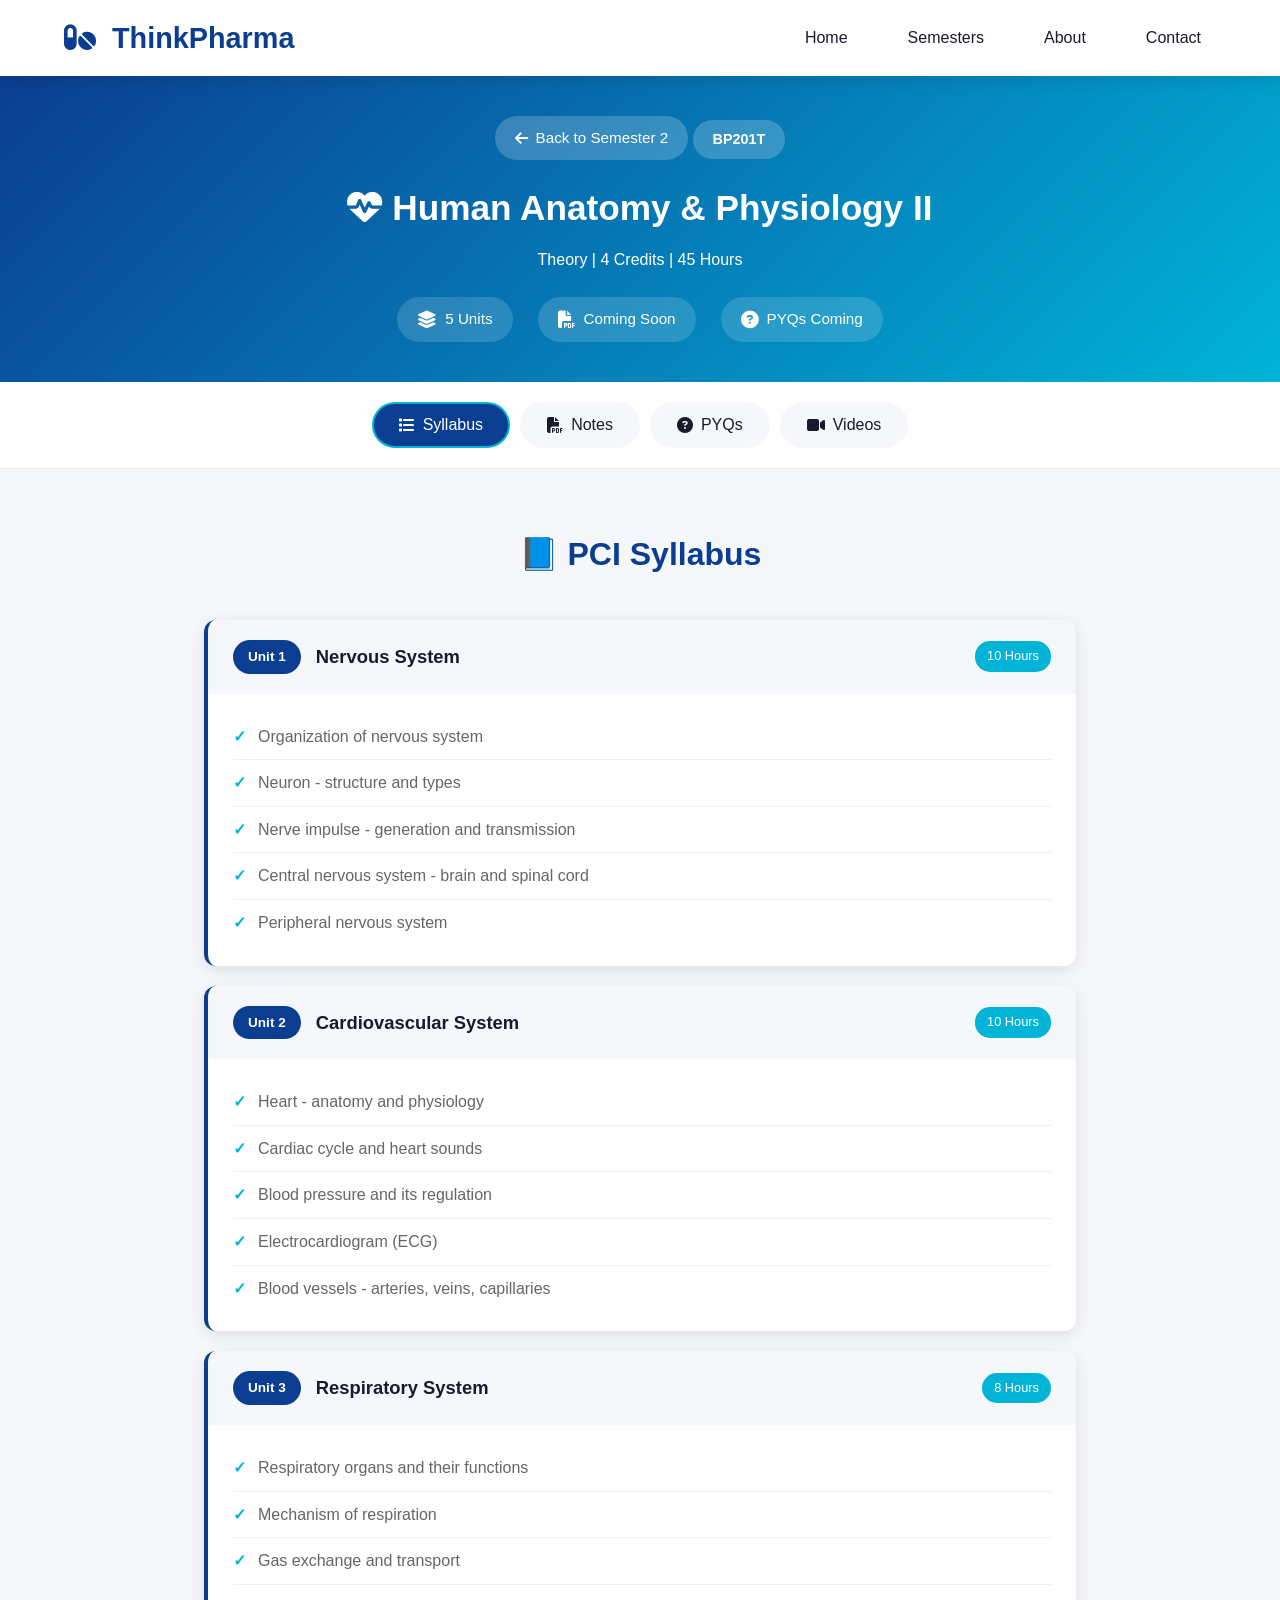
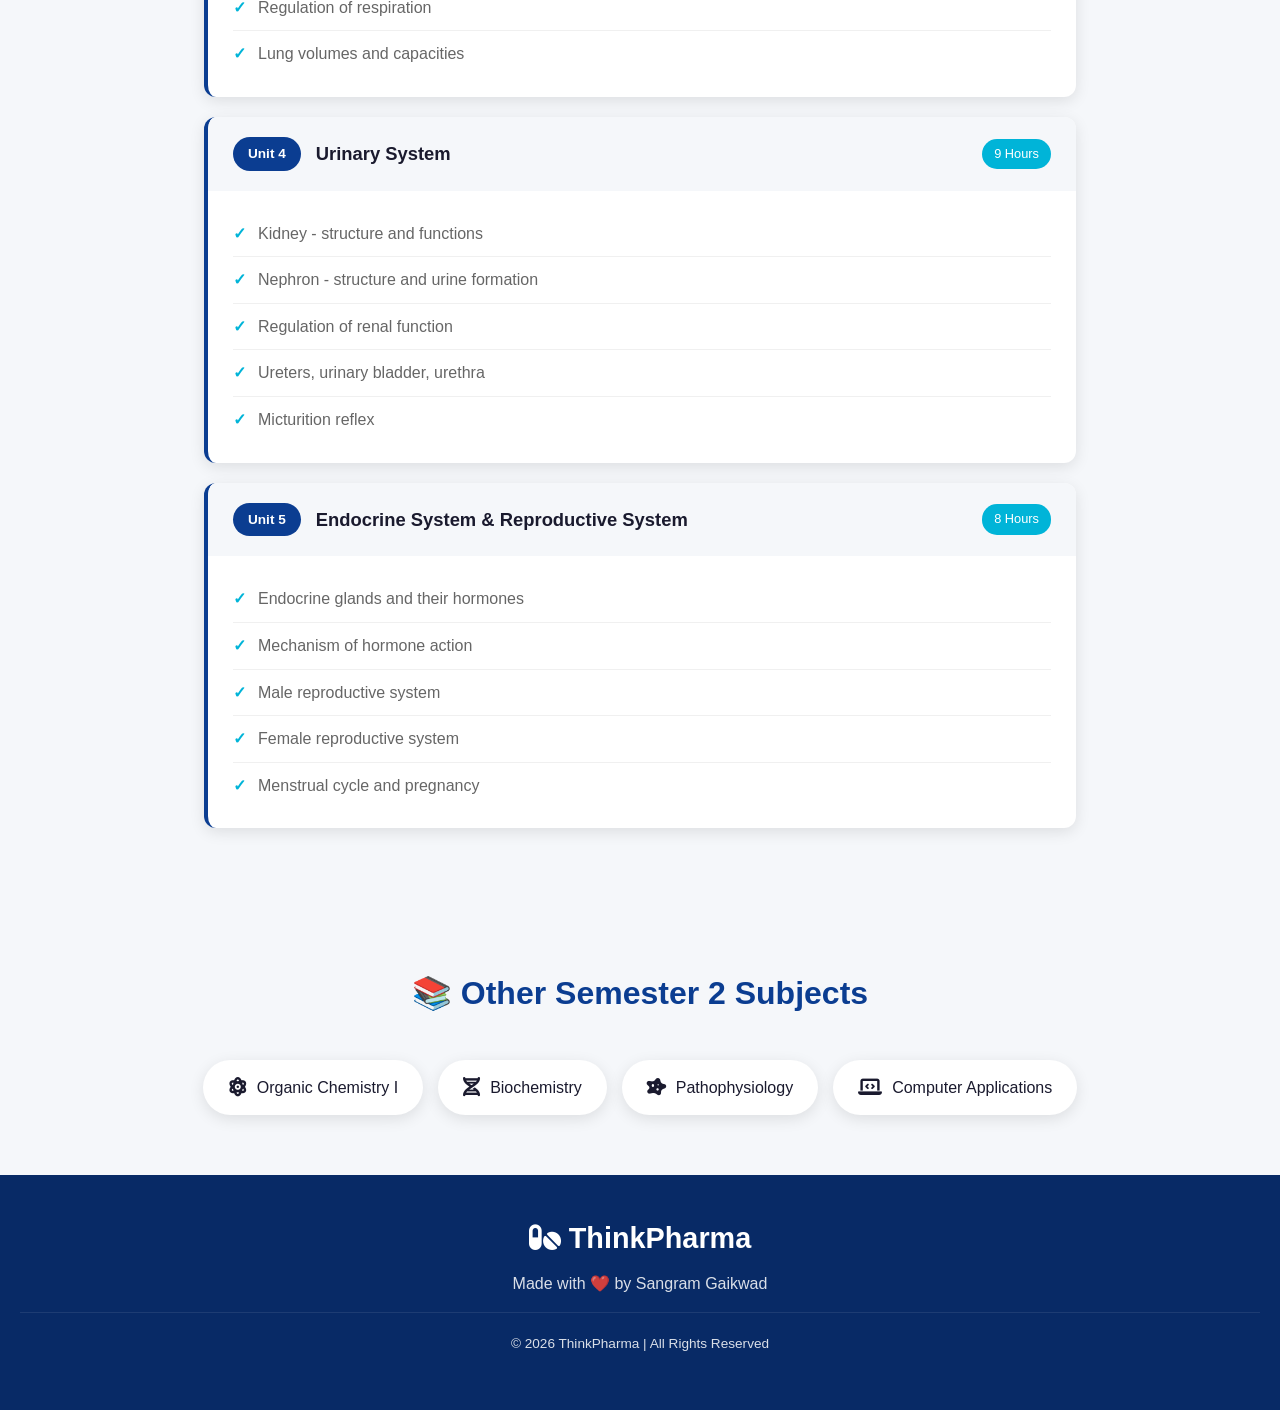
<file: subjects/sem2/hap2.html>
<!DOCTYPE html>
<html lang="en">
<head>
    <meta charset="UTF-8">
    <meta name="viewport" content="width=device-width, initial-scale=1.0">
    <title>Human Anatomy & Physiology II - ThinkPharma</title>
    <link rel="stylesheet" href="../../style.css">
    <link rel="stylesheet" href="https://cdnjs.cloudflare.com/ajax/libs/font-awesome/6.4.0/css/all.min.css">
</head>
<body>

    <!-- Navigation Bar -->
    <nav class="navbar">
        <div class="nav-brand">
            <i class="fas fa-pills"></i> ThinkPharma
        </div>
        <ul class="nav-links">
            <li><a href="../../index.html">Home</a></li>
            <li><a href="../../index.html#semesters">Semesters</a></li>
            <li><a href="../../index.html#about">About</a></li>
            <li><a href="../../index.html#contact">Contact</a></li>
        </ul>
        <div class="hamburger">
            <span></span>
            <span></span>
            <span></span>
        </div>
    </nav>

    <!-- Subject Header -->
    <section class="subject-header">
        <div class="header-content">
            <a href="../../semesters/sem2.html" class="back-btn">
                <i class="fas fa-arrow-left"></i> Back to Semester 2
            </a>
            <span class="subject-badge">BP201T</span>
            <h1><i class="fas fa-heartbeat"></i> Human Anatomy & Physiology II</h1>
            <p>Theory | 4 Credits | 45 Hours</p>
            
            <div class="subject-meta">
                <div class="meta-item">
                    <i class="fas fa-layer-group"></i>
                    <span>5 Units</span>
                </div>
                <div class="meta-item">
                    <i class="fas fa-file-pdf"></i>
                    <span>Coming Soon</span>
                </div>
                <div class="meta-item">
                    <i class="fas fa-question-circle"></i>
                    <span>PYQs Coming</span>
                </div>
            </div>
        </div>
    </section>

    <!-- Quick Navigation Tabs -->
    <section class="tabs-section">
        <div class="tabs">
            <button class="tab-btn active" onclick="showTab('syllabus')">
                <i class="fas fa-list"></i> Syllabus
            </button>
            <button class="tab-btn" onclick="showTab('notes')">
                <i class="fas fa-file-pdf"></i> Notes
            </button>
            <button class="tab-btn" onclick="showTab('pyqs')">
                <i class="fas fa-question-circle"></i> PYQs
            </button>
            <button class="tab-btn" onclick="showTab('videos')">
                <i class="fas fa-video"></i> Videos
            </button>
        </div>
    </section>

    <!-- Tab Content: Syllabus -->
    <section class="tab-content" id="syllabus">
        <h2>📘 PCI Syllabus</h2>
        
        <!-- Unit 1 -->
        <div class="unit-card">
            <div class="unit-header">
                <span class="unit-number">Unit 1</span>
                <h3>Nervous System</h3>
                <span class="hours">10 Hours</span>
            </div>
            <div class="unit-content">
                <ul>
                    <li>Organization of nervous system</li>
                    <li>Neuron - structure and types</li>
                    <li>Nerve impulse - generation and transmission</li>
                    <li>Central nervous system - brain and spinal cord</li>
                    <li>Peripheral nervous system</li>
                </ul>
            </div>
        </div>

        <!-- Unit 2 -->
        <div class="unit-card">
            <div class="unit-header">
                <span class="unit-number">Unit 2</span>
                <h3>Cardiovascular System</h3>
                <span class="hours">10 Hours</span>
            </div>
            <div class="unit-content">
                <ul>
                    <li>Heart - anatomy and physiology</li>
                    <li>Cardiac cycle and heart sounds</li>
                    <li>Blood pressure and its regulation</li>
                    <li>Electrocardiogram (ECG)</li>
                    <li>Blood vessels - arteries, veins, capillaries</li>
                </ul>
            </div>
        </div>

        <!-- Unit 3 -->
        <div class="unit-card">
            <div class="unit-header">
                <span class="unit-number">Unit 3</span>
                <h3>Respiratory System</h3>
                <span class="hours">8 Hours</span>
            </div>
            <div class="unit-content">
                <ul>
                    <li>Respiratory organs and their functions</li>
                    <li>Mechanism of respiration</li>
                    <li>Gas exchange and transport</li>
                    <li>Regulation of respiration</li>
                    <li>Lung volumes and capacities</li>
                </ul>
            </div>
        </div>

        <!-- Unit 4 -->
        <div class="unit-card">
            <div class="unit-header">
                <span class="unit-number">Unit 4</span>
                <h3>Urinary System</h3>
                <span class="hours">9 Hours</span>
            </div>
            <div class="unit-content">
                <ul>
                    <li>Kidney - structure and functions</li>
                    <li>Nephron - structure and urine formation</li>
                    <li>Regulation of renal function</li>
                    <li>Ureters, urinary bladder, urethra</li>
                    <li>Micturition reflex</li>
                </ul>
            </div>
        </div>

        <!-- Unit 5 -->
        <div class="unit-card">
            <div class="unit-header">
                <span class="unit-number">Unit 5</span>
                <h3>Endocrine System & Reproductive System</h3>
                <span class="hours">8 Hours</span>
            </div>
            <div class="unit-content">
                <ul>
                    <li>Endocrine glands and their hormones</li>
                    <li>Mechanism of hormone action</li>
                    <li>Male reproductive system</li>
                    <li>Female reproductive system</li>
                    <li>Menstrual cycle and pregnancy</li>
                </ul>
            </div>
        </div>
    </section>

    <!-- Tab Content: Notes -->
    <section class="tab-content hidden" id="notes">
        <h2>📥 Download Notes</h2>
        
        <div class="notes-grid">
            
            <div class="note-card">
                <div class="note-icon">
                    <i class="fas fa-file-pdf"></i>
                </div>
                <div class="note-info">
                    <h3>Unit 1 Notes</h3>
                    <p>Nervous System</p>
                    <span class="file-size">PDF • Coming Soon</span>
                </div>
                <a href="../../notes/sem2/hap2_unit1.pdf" target="_blank" class="download-btn coming-soon-btn">
                    <i class="fas fa-clock"></i> Coming Soon
                </a>
            </div>

            <div class="note-card">
                <div class="note-icon">
                    <i class="fas fa-file-pdf"></i>
                </div>
                <div class="note-info">
                    <h3>Unit 2 Notes</h3>
                    <p>Cardiovascular System</p>
                    <span class="file-size">PDF • Coming Soon</span>
                </div>
                <a href="../../notes/sem2/hap2_unit2.pdf" target="_blank" class="download-btn coming-soon-btn">
                    <i class="fas fa-clock"></i> Coming Soon
                </a>
            </div>

            <div class="note-card">
                <div class="note-icon">
                    <i class="fas fa-file-pdf"></i>
                </div>
                <div class="note-info">
                    <h3>Unit 3 Notes</h3>
                    <p>Respiratory System</p>
                    <span class="file-size">PDF • Coming Soon</span>
                </div>
                <a href="../../notes/sem2/hap2_unit3.pdf" target="_blank" class="download-btn coming-soon-btn">
                    <i class="fas fa-clock"></i> Coming Soon
                </a>
            </div>

            <div class="note-card">
                <div class="note-icon">
                    <i class="fas fa-file-pdf"></i>
                </div>
                <div class="note-info">
                    <h3>Unit 4 Notes</h3>
                    <p>Urinary System</p>
                    <span class="file-size">PDF • Coming Soon</span>
                </div>
                <a href="../../notes/sem2/hap2_unit4.pdf" target="_blank" class="download-btn coming-soon-btn">
                    <i class="fas fa-clock"></i> Coming Soon
                </a>
            </div>

            <div class="note-card">
                <div class="note-icon">
                    <i class="fas fa-file-pdf"></i>
                </div>
                <div class="note-info">
                    <h3>Unit 5 Notes</h3>
                    <p>Endocrine & Reproductive</p>
                    <span class="file-size">PDF • Coming Soon</span>
                </div>
                <a href="../../notes/sem2/hap2_unit5.pdf" target="_blank" class="download-btn coming-soon-btn">
                    <i class="fas fa-clock"></i> Coming Soon
                </a>
            </div>

            <div class="note-card highlight">
                <div class="note-icon">
                    <i class="fas fa-book"></i>
                </div>
                <div class="note-info">
                    <h3>Complete Notes</h3>
                    <p>All 5 Units Combined</p>
                    <span class="file-size">PDF • Coming Soon</span>
                </div>
                <a href="../../notes/sem2/hap2_complete.pdf" target="_blank" class="download-btn coming-soon-btn">
                    <i class="fas fa-clock"></i> Coming Soon
                </a>
            </div>

        </div>
    </section>

    <!-- Tab Content: PYQs -->
    <section class="tab-content hidden" id="pyqs">
        <h2>📝 Previous Year Questions</h2>
        
        <div class="pyq-grid">
            
            <div class="pyq-card">
                <div class="pyq-year">2024</div>
                <div class="pyq-info">
                    <h3>HAP II - 2024</h3>
                    <p>Annual Examination</p>
                </div>
                <a href="#" class="download-btn coming-soon-btn">
                    <i class="fas fa-clock"></i> Coming Soon
                </a>
            </div>

            <div class="pyq-card">
                <div class="pyq-year">2023</div>
                <div class="pyq-info">
                    <h3>HAP II - 2023</h3>
                    <p>Annual Examination</p>
                </div>
                <a href="#" class="download-btn coming-soon-btn">
                    <i class="fas fa-clock"></i> Coming Soon
                </a>
            </div>

            <div class="pyq-card">
                <div class="pyq-year">2022</div>
                <div class="pyq-info">
                    <h3>HAP II - 2022</h3>
                    <p>Annual Examination</p>
                </div>
                <a href="#" class="download-btn coming-soon-btn">
                    <i class="fas fa-clock"></i> Coming Soon
                </a>
            </div>

        </div>
    </section>

    <!-- Tab Content: Videos -->
    <section class="tab-content hidden" id="videos">
        <h2>🎥 Video Lectures</h2>
        
        <div class="video-notice">
            <i class="fas fa-video"></i>
            <h3>Video Lectures Coming Soon!</h3>
            <p>We are working on adding video lectures for this subject. Stay tuned!</p>
        </div>
    </section>

    <!-- Related Subjects -->
    <section class="related-subjects">
        <h2>📚 Other Semester 2 Subjects</h2>
        <div class="related-grid">
            <a href="organic1.html" class="related-card">
                <i class="fas fa-atom"></i>
                <span>Organic Chemistry I</span>
            </a>
            <a href="biochemistry.html" class="related-card">
                <i class="fas fa-dna"></i>
                <span>Biochemistry</span>
            </a>
            <a href="pathophysiology.html" class="related-card">
                <i class="fas fa-disease"></i>
                <span>Pathophysiology</span>
            </a>
            <a href="computer.html" class="related-card">
                <i class="fas fa-laptop-code"></i>
                <span>Computer Applications</span>
            </a>
        </div>
    </section>

    <!-- Footer -->
    <footer>
        <div class="footer-content">
            <h3><i class="fas fa-pills"></i> ThinkPharma</h3>
            <p>Made with ❤️ by Sangram Gaikwad</p>
            <p class="copyright">© 2026 ThinkPharma | All Rights Reserved</p>
        </div>
    </footer>

    <script src="../../script.js"></script>
</body>
</html>
</file>
<file: style.css>
/* ============================================
   THINKPHARMA - MAIN STYLESHEET
   ============================================ */

/* ---------- CSS Variables ---------- */
:root {
    --primary-color: #0b3d91;
    --primary-dark: #082a66;
    --secondary-color: #00b4d8;
    --accent-color: #90e0ef;
    --text-dark: #1a1a2e;
    --text-light: #666;
    --white: #ffffff;
    --bg-light: #f5f7fa;
    --bg-gradient: linear-gradient(135deg, #0b3d91 0%, #00b4d8 100%);
    --shadow: 0 4px 15px rgba(0, 0, 0, 0.1);
    --shadow-hover: 0 8px 25px rgba(0, 0, 0, 0.15);
    --border-radius: 12px;
    --transition: all 0.3s ease;
}

/* ---------- Reset & Base Styles ---------- */
* {
    margin: 0;
    padding: 0;
    box-sizing: border-box;
}

html {
    scroll-behavior: smooth;
}

body {
    font-family: 'Segoe UI', Tahoma, Geneva, Verdana, sans-serif;
    background: var(--bg-light);
    color: var(--text-dark);
    line-height: 1.6;
}

a {
    text-decoration: none;
    color: inherit;
}

ul {
    list-style: none;
}

/* ============================================
   NAVIGATION BAR
   ============================================ */
.navbar {
    display: flex;
    justify-content: space-between;
    align-items: center;
    padding: 15px 5%;
    background: var(--white);
    box-shadow: var(--shadow);
    position: sticky;
    top: 0;
    z-index: 1000;
}

.nav-brand {
    font-size: 1.8rem;
    font-weight: bold;
    color: var(--primary-color);
}

.nav-brand i {
    margin-right: 8px;
}

.nav-links {
    display: flex;
    gap: 30px;
}

.nav-links a {
    font-size: 1rem;
    font-weight: 500;
    color: var(--text-dark);
    padding: 8px 15px;
    border-radius: 25px;
    transition: var(--transition);
}

.nav-links a:hover,
.nav-links a.active {
    background: var(--primary-color);
    color: var(--white);
}

/* Hamburger Menu (Mobile) */
.hamburger {
    display: none;
    flex-direction: column;
    cursor: pointer;
    gap: 5px;
}

.hamburger span {
    width: 25px;
    height: 3px;
    background: var(--primary-color);
    border-radius: 5px;
    transition: var(--transition);
}

/* ============================================
   HERO SECTION
   ============================================ */
.hero {
    background: var(--bg-gradient);
    color: var(--white);
    text-align: center;
    padding: 80px 20px;
    min-height: 60vh;
    display: flex;
    align-items: center;
    justify-content: center;
}

.hero-content h1 {
    font-size: 3rem;
    margin-bottom: 15px;
    text-shadow: 2px 2px 4px rgba(0, 0, 0, 0.2);
}

.hero-content p {
    font-size: 1.3rem;
    margin-bottom: 10px;
    opacity: 0.9;
}

.hero-content h3 {
    font-size: 1.1rem;
    font-weight: 400;
    margin-bottom: 30px;
    opacity: 0.85;
}

.btn-primary {
    display: inline-block;
    padding: 15px 40px;
    background: var(--white);
    color: var(--primary-color);
    font-size: 1.1rem;
    font-weight: 600;
    border-radius: 50px;
    transition: var(--transition);
    box-shadow: var(--shadow);
}

.btn-primary:hover {
    background: var(--accent-color);
    transform: translateY(-3px);
    box-shadow: var(--shadow-hover);
}

/* ============================================
   SECTIONS (Common Styles)
   ============================================ */
section {
    padding: 60px 5%;
}

section h2 {
    text-align: center;
    font-size: 2rem;
    color: var(--primary-color);
    margin-bottom: 40px;
}

/* ============================================
   GRID LAYOUT
   ============================================ */
.grid {
    display: grid;
    grid-template-columns: repeat(auto-fit, minmax(220px, 1fr));
    gap: 25px;
    max-width: 1200px;
    margin: 0 auto;
    padding: 0 20px;
}

/* ============================================
   SEMESTER CARDS
   ============================================ */
.semesters {
    background: var(--white);
}

.card {
    background: var(--bg-light);
    padding: 30px 20px;
    text-align: center;
    border-radius: var(--border-radius);
    box-shadow: var(--shadow);
    cursor: pointer;
    transition: var(--transition);
    border: 2px solid transparent;
}

.card:hover {
    background: var(--primary-color);
    color: var(--white);
    transform: translateY(-8px);
    box-shadow: var(--shadow-hover);
    border-color: var(--secondary-color);
}

.card i {
    font-size: 2.5rem;
    margin-bottom: 15px;
    color: var(--secondary-color);
}

.card:hover i {
    color: var(--white);
}

.card h3 {
    font-size: 1.2rem;
    margin-bottom: 8px;
}

.card p {
    font-size: 0.9rem;
    opacity: 0.8;
}

/* ============================================
   FEATURE CARDS
   ============================================ */
.features {
    background: var(--bg-light);
}

.feature-card {
    background: var(--white);
    padding: 40px 25px;
    text-align: center;
    border-radius: var(--border-radius);
    box-shadow: var(--shadow);
    transition: var(--transition);
}

.feature-card:hover {
    transform: translateY(-5px);
    box-shadow: var(--shadow-hover);
}

.feature-card i {
    font-size: 3rem;
    color: var(--primary-color);
    margin-bottom: 20px;
}

.feature-card h3 {
    font-size: 1.3rem;
    margin-bottom: 10px;
    color: var(--text-dark);
}

.feature-card p {
    color: var(--text-light);
    font-size: 0.95rem;
}

/* ============================================
   FOOTER
   ============================================ */
footer {
    background: var(--primary-dark);
    color: var(--white);
    text-align: center;
    padding: 40px 20px;
}

.footer-content h3 {
    font-size: 1.8rem;
    margin-bottom: 10px;
}

.footer-content p {
    opacity: 0.85;
    margin-bottom: 15px;
}

.social-links {
    display: flex;
    justify-content: center;
    gap: 20px;
    margin-bottom: 20px;
}

.social-links a {
    display: inline-flex;
    align-items: center;
    justify-content: center;
    width: 45px;
    height: 45px;
    background: rgba(255, 255, 255, 0.1);
    border-radius: 50%;
    font-size: 1.3rem;
    transition: var(--transition);
}

.social-links a:hover {
    background: var(--secondary-color);
    transform: translateY(-3px);
}

.copyright {
    font-size: 0.85rem;
    opacity: 0.7;
    border-top: 1px solid rgba(255, 255, 255, 0.1);
    padding-top: 20px;
    margin-top: 10px;
}

/* ============================================
   RESPONSIVE DESIGN
   ============================================ */

/* Tablet */
@media (max-width: 768px) {
    .nav-links {
        display: none;
        position: absolute;
        top: 70px;
        left: 0;
        right: 0;
        background: var(--white);
        flex-direction: column;
        padding: 20px;
        box-shadow: var(--shadow);
    }

    .nav-links.active {
        display: flex;
    }

    .hamburger {
        display: flex;
    }

    .hero-content h1 {
        font-size: 2.2rem;
    }

    .hero-content p {
        font-size: 1.1rem;
    }

    .grid {
        grid-template-columns: repeat(2, 1fr);
    }
}

/* Mobile */
@media (max-width: 480px) {
    .hero {
        padding: 60px 15px;
        min-height: 50vh;
    }

    .hero-content h1 {
        font-size: 1.8rem;
    }

    .hero-content h3 {
        font-size: 0.95rem;
    }

    .btn-primary {
        padding: 12px 30px;
        font-size: 1rem;
    }

    section h2 {
        font-size: 1.5rem;
    }

    .grid {
        grid-template-columns: 1fr;
        gap: 15px;
    }

    .card {
        padding: 25px 15px;
    }
}
/* ============================================
   PAGE HEADER (Semester/Subject Pages)
   ============================================ */
.page-header {
    background: var(--bg-gradient);
    color: var(--white);
    padding: 40px 5%;
    text-align: center;
}

.header-content {
    max-width: 800px;
    margin: 0 auto;
}

.back-btn {
    display: inline-flex;
    align-items: center;
    gap: 8px;
    background: rgba(255, 255, 255, 0.2);
    color: var(--white);
    padding: 10px 20px;
    border-radius: 25px;
    font-size: 0.95rem;
    margin-bottom: 20px;
    transition: var(--transition);
}

.back-btn:hover {
    background: rgba(255, 255, 255, 0.3);
    transform: translateX(-5px);
}

.page-header h1 {
    font-size: 2.5rem;
    margin-bottom: 10px;
}

.page-header h1 i {
    margin-right: 10px;
}

.page-header p {
    font-size: 1.1rem;
    opacity: 0.9;
}

/* ============================================
   SUBJECTS SECTION
   ============================================ */
.subjects-section {
    padding: 60px 5%;
    background: var(--white);
}

.subjects-grid {
    display: grid;
    grid-template-columns: repeat(auto-fit, minmax(320px, 1fr));
    gap: 25px;
    max-width: 1200px;
    margin: 0 auto;
}

/* ============================================
   SUBJECT CARD
   ============================================ */
.subject-card {
    background: var(--bg-light);
    border-radius: var(--border-radius);
    padding: 25px;
    display: flex;
    flex-direction: column;
    gap: 15px;
    cursor: pointer;
    transition: var(--transition);
    border: 2px solid transparent;
    box-shadow: var(--shadow);
}

.subject-card:hover {
    transform: translateY(-5px);
    border-color: var(--primary-color);
    box-shadow: var(--shadow-hover);
}

.subject-icon {
    width: 60px;
    height: 60px;
    background: var(--bg-gradient);
    border-radius: 50%;
    display: flex;
    align-items: center;
    justify-content: center;
}

.subject-icon i {
    font-size: 1.8rem;
    color: var(--white);
}

.subject-info {
    flex: 1;
}

.subject-code {
    display: inline-block;
    background: var(--primary-color);
    color: var(--white);
    padding: 4px 12px;
    border-radius: 15px;
    font-size: 0.8rem;
    font-weight: 600;
    margin-bottom: 8px;
}

.subject-info h3 {
    font-size: 1.2rem;
    color: var(--text-dark);
    margin-bottom: 5px;
}

.subject-info p {
    font-size: 0.9rem;
    color: var(--text-light);
}

.subject-status {
    display: flex;
    align-items: center;
    gap: 8px;
    padding: 10px 15px;
    border-radius: 8px;
    font-size: 0.9rem;
    font-weight: 500;
}

.subject-status.available {
    background: #d4edda;
    color: #155724;
}

.subject-status.coming-soon {
    background: #fff3cd;
    color: #856404;
}

/* ============================================
   QUICK INFO SECTION
   ============================================ */
.quick-info {
    padding: 60px 5%;
    background: var(--bg-light);
}

.info-grid {
    display: grid;
    grid-template-columns: repeat(auto-fit, minmax(150px, 1fr));
    gap: 20px;
    max-width: 800px;
    margin: 0 auto;
}

.info-card {
    background: var(--white);
    padding: 30px 20px;
    text-align: center;
    border-radius: var(--border-radius);
    box-shadow: var(--shadow);
}

.info-card i {
    font-size: 2rem;
    color: var(--primary-color);
    margin-bottom: 10px;
}

.info-card h3 {
    font-size: 2rem;
    color: var(--secondary-color);
    margin-bottom: 5px;
}

.info-card p {
    font-size: 0.9rem;
    color: var(--text-light);
}

/* ============================================
   OTHER SEMESTERS NAVIGATION
   ============================================ */
.other-semesters {
    padding: 60px 5%;
    background: var(--white);
    text-align: center;
}

.semester-nav {
    display: flex;
    flex-wrap: wrap;
    justify-content: center;
    gap: 15px;
    max-width: 800px;
    margin: 0 auto;
}

.sem-btn {
    padding: 12px 25px;
    background: var(--bg-light);
    color: var(--text-dark);
    border-radius: 25px;
    font-weight: 500;
    transition: var(--transition);
    border: 2px solid transparent;
}

.sem-btn:hover {
    background: var(--primary-color);
    color: var(--white);
}

.sem-btn.active {
    background: var(--primary-color);
    color: var(--white);
    border-color: var(--secondary-color);
}

/* ============================================
   RESPONSIVE - SEMESTER PAGE
   ============================================ */
@media (max-width: 768px) {
    .page-header h1 {
        font-size: 1.8rem;
    }
    
    .subjects-grid {
        grid-template-columns: 1fr;
    }
    
    .subject-card {
        padding: 20px;
    }
}

@media (max-width: 480px) {
    .page-header {
        padding: 30px 15px;
    }
    
    .page-header h1 {
        font-size: 1.5rem;
    }
    
    .semester-nav {
        gap: 10px;
    }
    
    .sem-btn {
        padding: 10px 18px;
        font-size: 0.9rem;
    }
}
/* ============================================
   SUBJECT HEADER
   ============================================ */
.subject-header {
    background: var(--bg-gradient);
    color: var(--white);
    padding: 40px 5%;
    text-align: center;
}

.subject-badge {
    display: inline-block;
    background: rgba(255, 255, 255, 0.2);
    padding: 8px 20px;
    border-radius: 25px;
    font-size: 0.9rem;
    font-weight: 600;
    margin-bottom: 15px;
}

.subject-header h1 {
    font-size: 2.2rem;
    margin-bottom: 10px;
}

.subject-meta {
    display: flex;
    justify-content: center;
    flex-wrap: wrap;
    gap: 25px;
    margin-top: 25px;
}

.meta-item {
    display: flex;
    align-items: center;
    gap: 8px;
    background: rgba(255, 255, 255, 0.15);
    padding: 10px 20px;
    border-radius: 25px;
    font-size: 0.95rem;
}

.meta-item i {
    font-size: 1.1rem;
}

/* ============================================
   TABS SECTION
   ============================================ */
.tabs-section {
    background: var(--white);
    padding: 20px 5%;
    border-bottom: 1px solid #eee;
    position: sticky;
    top: 60px;
    z-index: 100;
}

.tabs {
    display: flex;
    justify-content: center;
    flex-wrap: wrap;
    gap: 10px;
    max-width: 800px;
    margin: 0 auto;
}

.tab-btn {
    display: flex;
    align-items: center;
    gap: 8px;
    padding: 12px 25px;
    background: var(--bg-light);
    border: 2px solid transparent;
    border-radius: 25px;
    font-size: 1rem;
    font-weight: 500;
    color: var(--text-dark);
    cursor: pointer;
    transition: var(--transition);
}

.tab-btn:hover {
    background: var(--primary-color);
    color: var(--white);
}

.tab-btn.active {
    background: var(--primary-color);
    color: var(--white);
    border-color: var(--secondary-color);
}

/* ============================================
   TAB CONTENT
   ============================================ */
.tab-content {
    padding: 60px 5%;
    max-width: 1000px;
    margin: 0 auto;
}

.tab-content.hidden {
    display: none;
}

.tab-content h2 {
    text-align: center;
    margin-bottom: 40px;
}

/* ============================================
   UNIT CARDS (Syllabus)
   ============================================ */
.unit-card {
    background: var(--white);
    border-radius: var(--border-radius);
    box-shadow: var(--shadow);
    margin-bottom: 20px;
    overflow: hidden;
    border-left: 4px solid var(--primary-color);
}

.unit-header {
    background: var(--bg-light);
    padding: 20px 25px;
    display: flex;
    align-items: center;
    flex-wrap: wrap;
    gap: 15px;
}

.unit-number {
    background: var(--primary-color);
    color: var(--white);
    padding: 6px 15px;
    border-radius: 20px;
    font-size: 0.85rem;
    font-weight: 600;
}

.unit-header h3 {
    flex: 1;
    font-size: 1.15rem;
    color: var(--text-dark);
}

.hours {
    background: var(--secondary-color);
    color: var(--white);
    padding: 5px 12px;
    border-radius: 15px;
    font-size: 0.8rem;
    font-weight: 500;
}

.unit-content {
    padding: 20px 25px;
}

.unit-content ul {
    list-style: none;
}

.unit-content li {
    padding: 10px 0;
    padding-left: 25px;
    position: relative;
    border-bottom: 1px solid #f0f0f0;
    color: var(--text-light);
}

.unit-content li:last-child {
    border-bottom: none;
}

.unit-content li::before {
    content: '✓';
    position: absolute;
    left: 0;
    color: var(--secondary-color);
    font-weight: bold;
}

/* ============================================
   NOTES GRID
   ============================================ */
.notes-grid {
    display: grid;
    grid-template-columns: repeat(auto-fit, minmax(300px, 1fr));
    gap: 20px;
}

.note-card {
    background: var(--white);
    border-radius: var(--border-radius);
    padding: 25px;
    display: flex;
    align-items: center;
    gap: 20px;
    box-shadow: var(--shadow);
    transition: var(--transition);
    border: 2px solid transparent;
}

.note-card:hover {
    border-color: var(--primary-color);
    transform: translateY(-3px);
}

.note-card.highlight {
    background: linear-gradient(135deg, #e8f5e9 0%, #c8e6c9 100%);
    border-color: #4caf50;
}

.note-icon {
    width: 55px;
    height: 55px;
    background: #ffebee;
    border-radius: 12px;
    display: flex;
    align-items: center;
    justify-content: center;
}

.note-icon i {
    font-size: 1.8rem;
    color: #e53935;
}

.note-card.highlight .note-icon {
    background: #c8e6c9;
}

.note-card.highlight .note-icon i {
    color: #2e7d32;
}

.note-info {
    flex: 1;
}

.note-info h3 {
    font-size: 1.1rem;
    color: var(--text-dark);
    margin-bottom: 5px;
}

.note-info p {
    font-size: 0.9rem;
    color: var(--text-light);
    margin-bottom: 5px;
}

.file-size {
    font-size: 0.8rem;
    color: #999;
}

.download-btn {
    display: inline-flex;
    align-items: center;
    gap: 8px;
    padding: 12px 20px;
    background: var(--primary-color);
    color: var(--white);
    border-radius: 25px;
    font-size: 0.9rem;
    font-weight: 500;
    transition: var(--transition);
    white-space: nowrap;
}

.download-btn:hover {
    background: var(--primary-dark);
    transform: scale(1.05);
}

.download-btn.coming-soon-btn {
    background: #9e9e9e;
    cursor: not-allowed;
}

.download-btn.coming-soon-btn:hover {
    transform: none;
}

/* ============================================
   PYQ GRID
   ============================================ */
.pyq-grid {
    display: grid;
    grid-template-columns: repeat(auto-fit, minmax(280px, 1fr));
    gap: 20px;
}

.pyq-card {
    background: var(--white);
    border-radius: var(--border-radius);
    padding: 25px;
    display: flex;
    align-items: center;
    gap: 20px;
    box-shadow: var(--shadow);
    transition: var(--transition);
}

.pyq-card:hover {
    transform: translateY(-3px);
    box-shadow: var(--shadow-hover);
}

.pyq-year {
    width: 60px;
    height: 60px;
    background: var(--bg-gradient);
    color: var(--white);
    border-radius: 12px;
    display: flex;
    align-items: center;
    justify-content: center;
    font-size: 1.2rem;
    font-weight: bold;
}

.pyq-info {
    flex: 1;
}

.pyq-info h3 {
    font-size: 1.1rem;
    margin-bottom: 5px;
}

.pyq-info p {
    font-size: 0.9rem;
    color: var(--text-light);
}

/* ============================================
   VIDEO NOTICE
   ============================================ */
.video-notice {
    text-align: center;
    padding: 60px 30px;
    background: var(--bg-light);
    border-radius: var(--border-radius);
}

.video-notice i {
    font-size: 4rem;
    color: var(--primary-color);
    margin-bottom: 20px;
}

.video-notice h3 {
    font-size: 1.5rem;
    margin-bottom: 10px;
}

.video-notice p {
    color: var(--text-light);
}

/* ============================================
   RELATED SUBJECTS
   ============================================ */
.related-subjects {
    padding: 60px 5%;
    background: var(--bg-light);
}

.related-grid {
    display: flex;
    flex-wrap: wrap;
    justify-content: center;
    gap: 15px;
    max-width: 900px;
    margin: 0 auto;
}

.related-card {
    display: flex;
    align-items: center;
    gap: 10px;
    padding: 15px 25px;
    background: var(--white);
    border-radius: 30px;
    box-shadow: var(--shadow);
    transition: var(--transition);
    font-weight: 500;
}

.related-card:hover {
    background: var(--primary-color);
    color: var(--white);
    transform: translateY(-3px);
}

.related-card i {
    font-size: 1.2rem;
}

/* ============================================
   RESPONSIVE - SUBJECT PAGE
   ============================================ */
@media (max-width: 768px) {
    .subject-header h1 {
        font-size: 1.6rem;
    }
    
    .subject-meta {
        gap: 10px;
    }
    
    .meta-item {
        padding: 8px 15px;
        font-size: 0.85rem;
    }
    
    .tabs {
        gap: 8px;
    }
    
    .tab-btn {
        padding: 10px 18px;
        font-size: 0.9rem;
    }
    
    .note-card {
        flex-direction: column;
        text-align: center;
    }
    
    .notes-grid {
        grid-template-columns: 1fr;
    }
}

@media (max-width: 480px) {
    .tabs-section {
        top: 55px;
    }
    
    .tab-btn {
        padding: 8px 12px;
        font-size: 0.8rem;
    }
    
    .tab-btn i {
        display: none;
    }
    
    .unit-header {
        flex-direction: column;
        align-items: flex-start;
        gap: 10px;
    }
}
/* ============================================
   SUBJECT SELECTION (For Remedial Page)
   ============================================ */
.subject-selection {
    padding: 30px 5%;
    background: var(--white);
    text-align: center;
}

.subject-selection h2 {
    margin-bottom: 20px;
}

.selection-tabs {
    display: flex;
    justify-content: center;
    flex-wrap: wrap;
    gap: 15px;
}

.selection-btn {
    display: flex;
    align-items: center;
    gap: 10px;
    padding: 15px 30px;
    background: var(--bg-light);
    border: 2px solid transparent;
    border-radius: 30px;
    font-size: 1.1rem;
    font-weight: 600;
    color: var(--text-dark);
    cursor: pointer;
    transition: var(--transition);
}

.selection-btn:hover {
    background: var(--primary-color);
    color: var(--white);
}

.selection-btn.active {
    background: var(--primary-color);
    color: var(--white);
    border-color: var(--secondary-color);
}

.selection-btn i {
    font-size: 1.3rem;
}

/* Subject Content Visibility */
.subject-content.hidden {
    display: none;
}

/* ============================================
   RESPONSIVE - SUBJECT SELECTION
   ============================================ */
@media (max-width: 480px) {
    .selection-btn {
        padding: 12px 20px;
        font-size: 0.95rem;
    }
    
    .selection-btn i {
        font-size: 1.1rem;
    }
}
</file>
